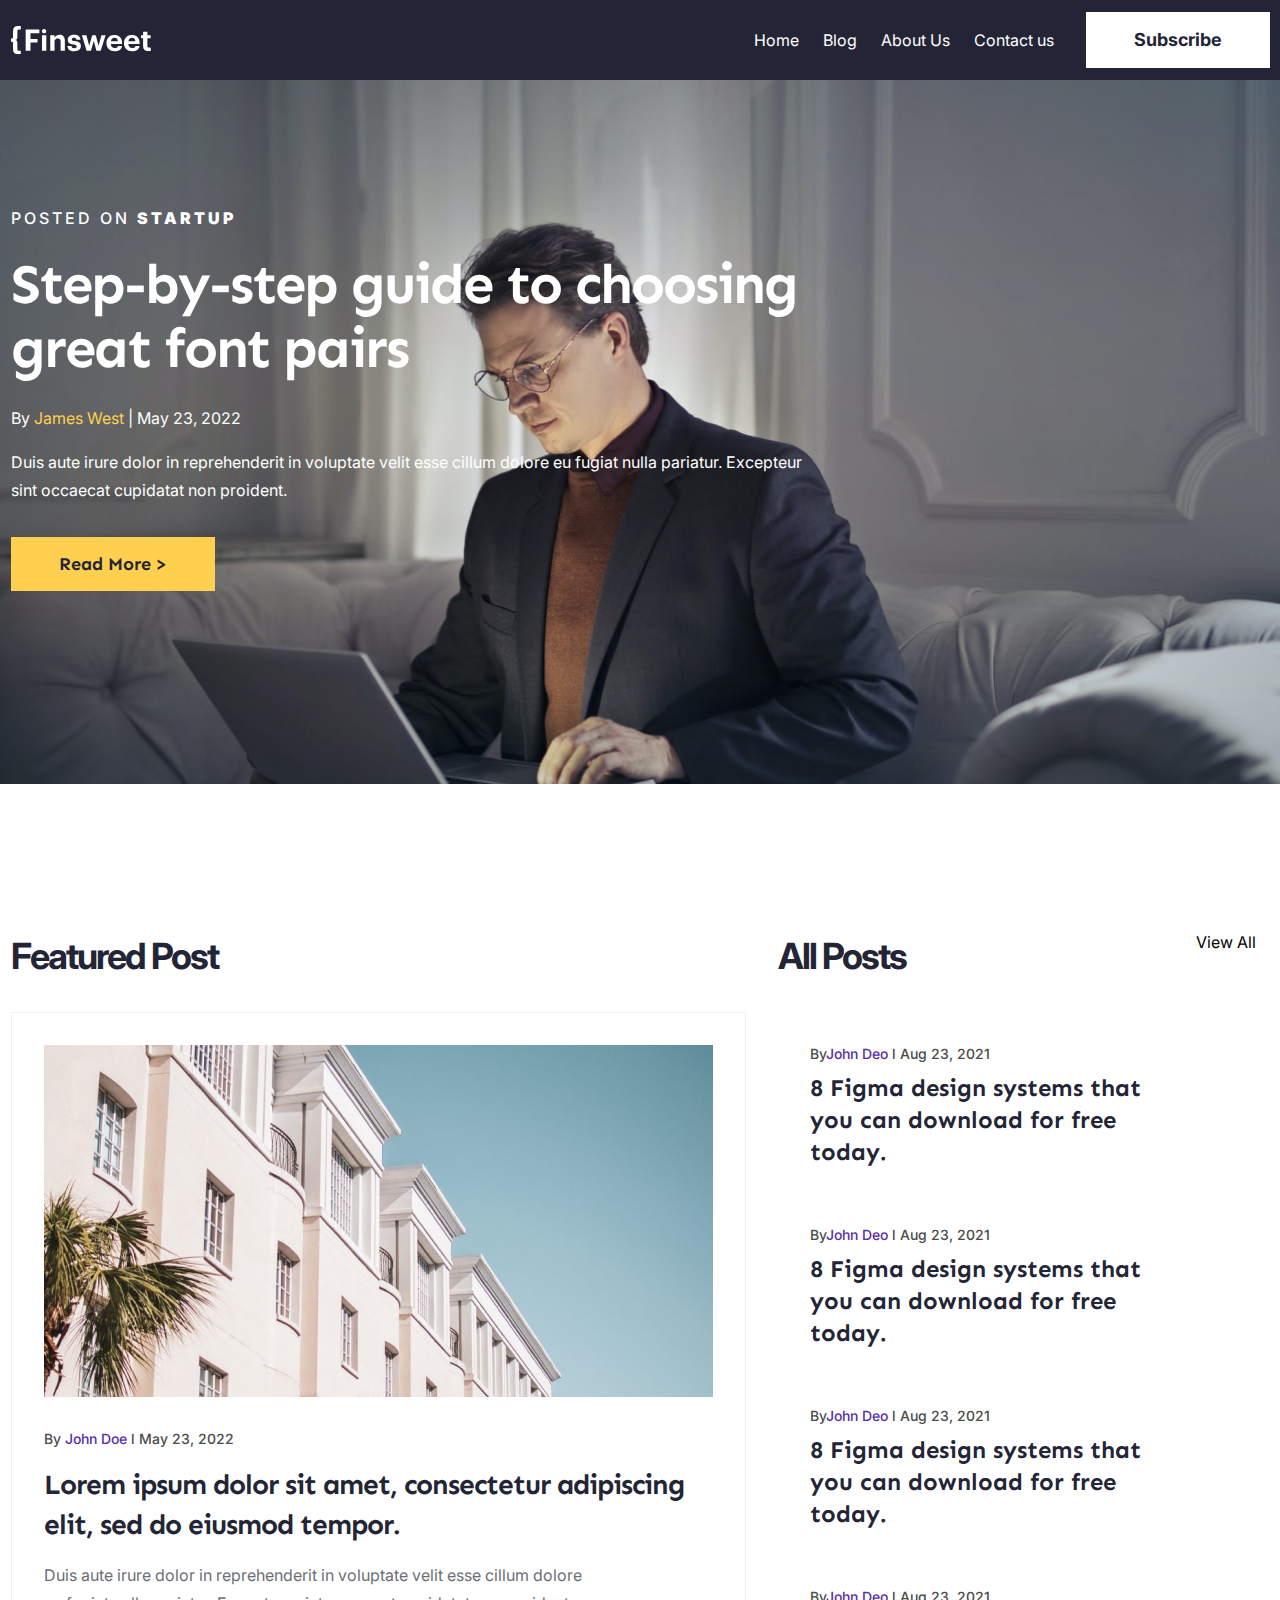
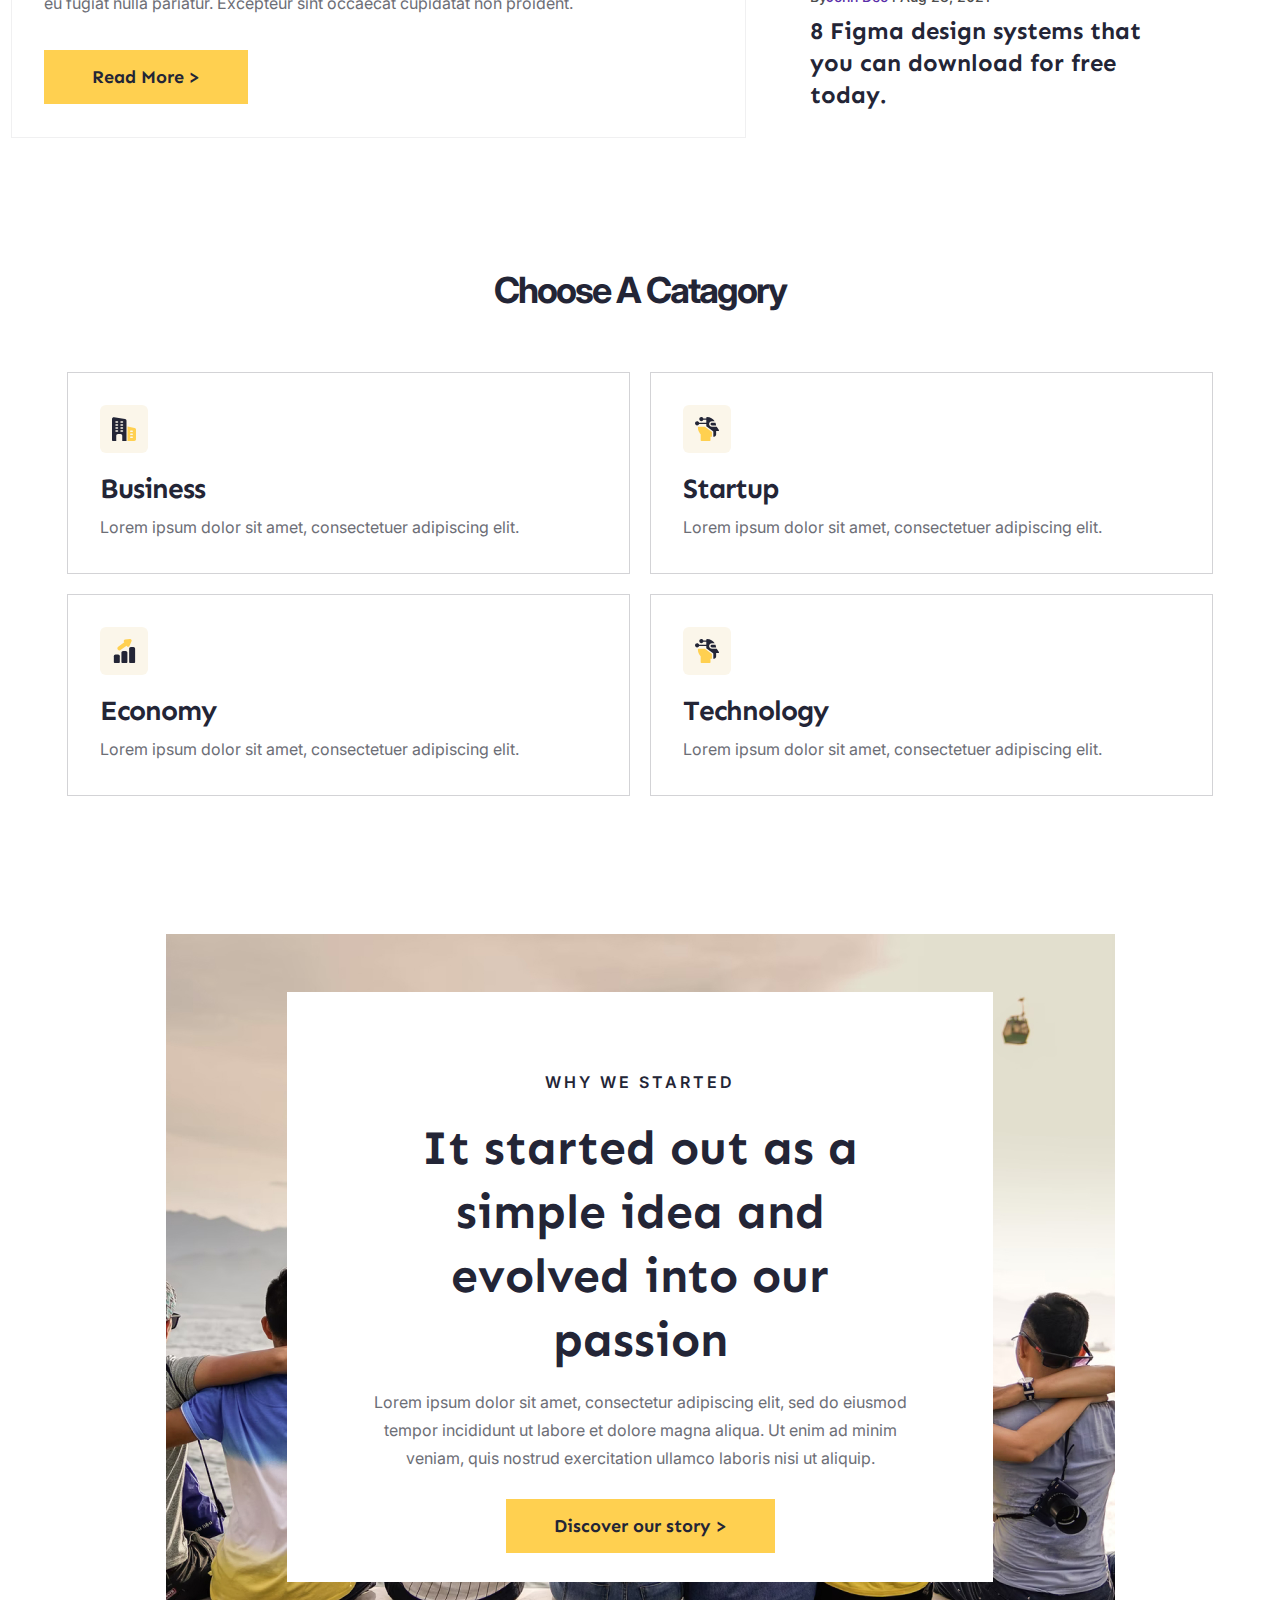
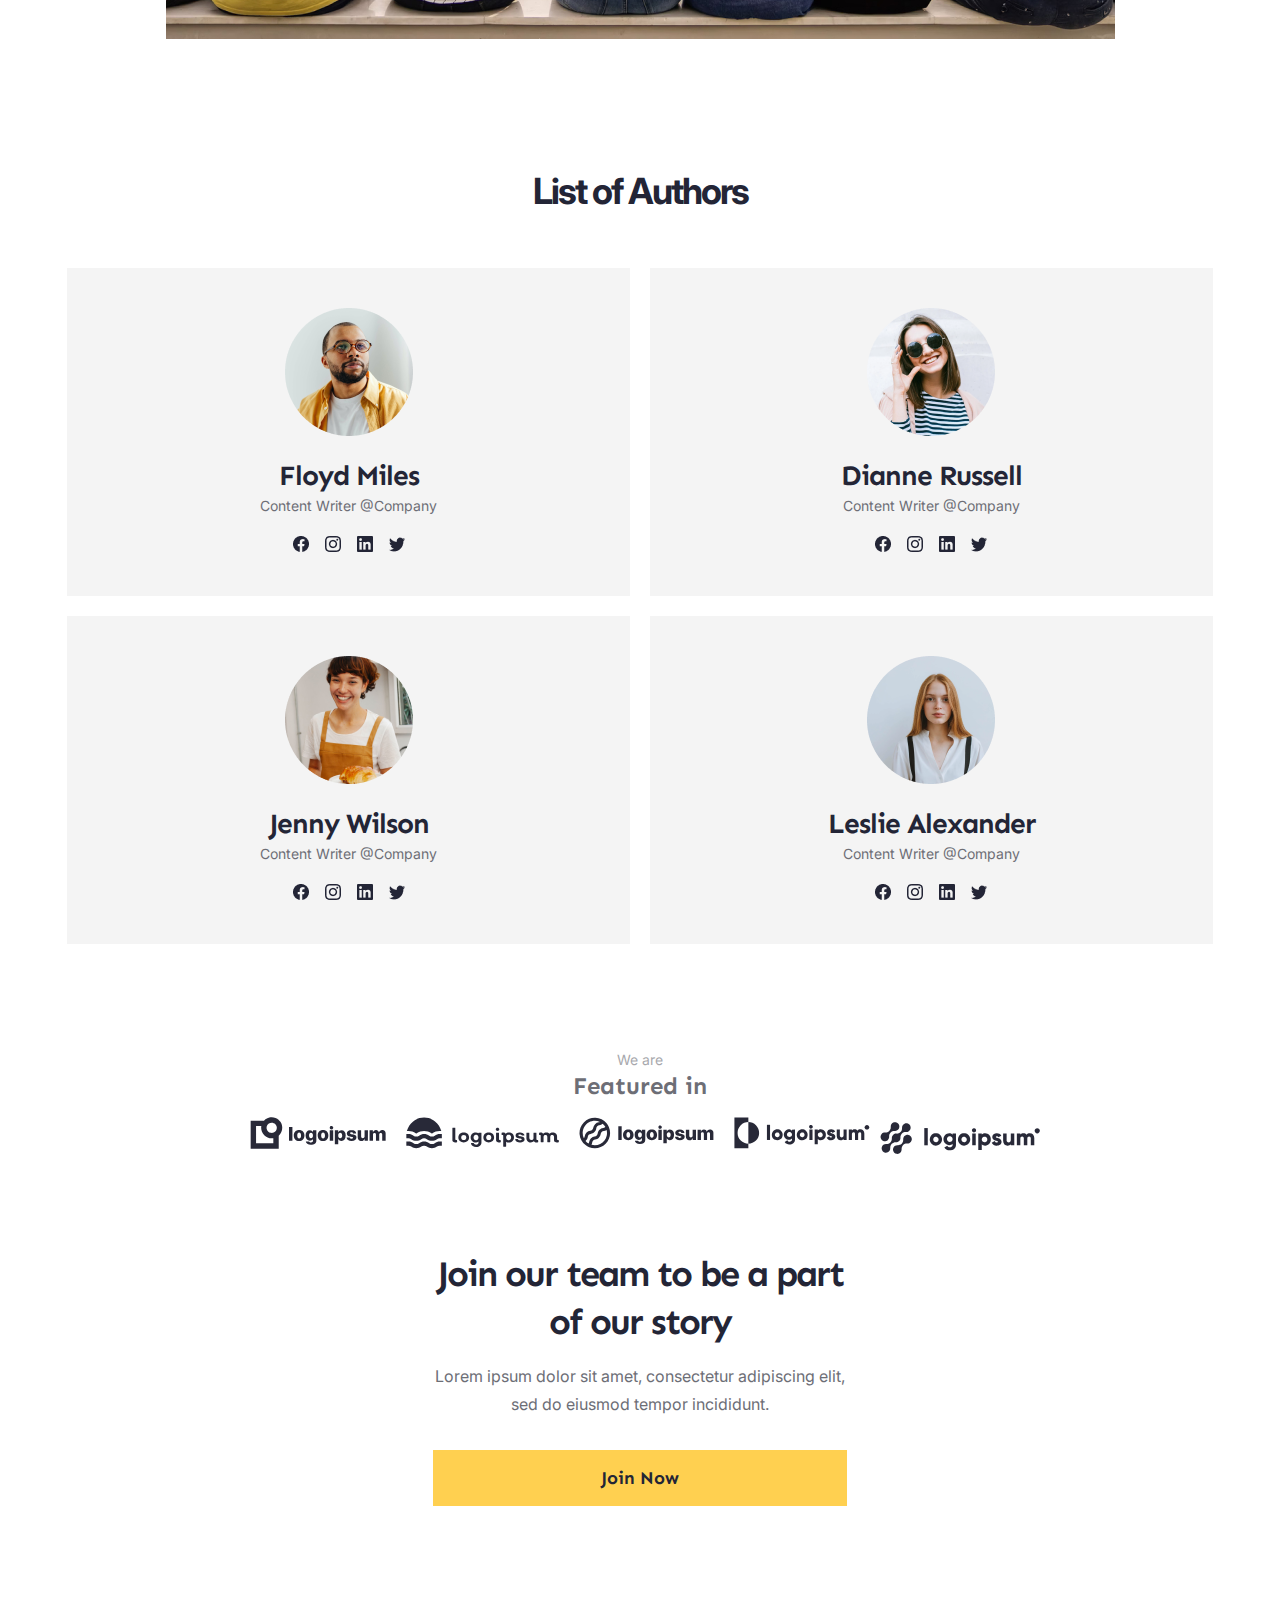
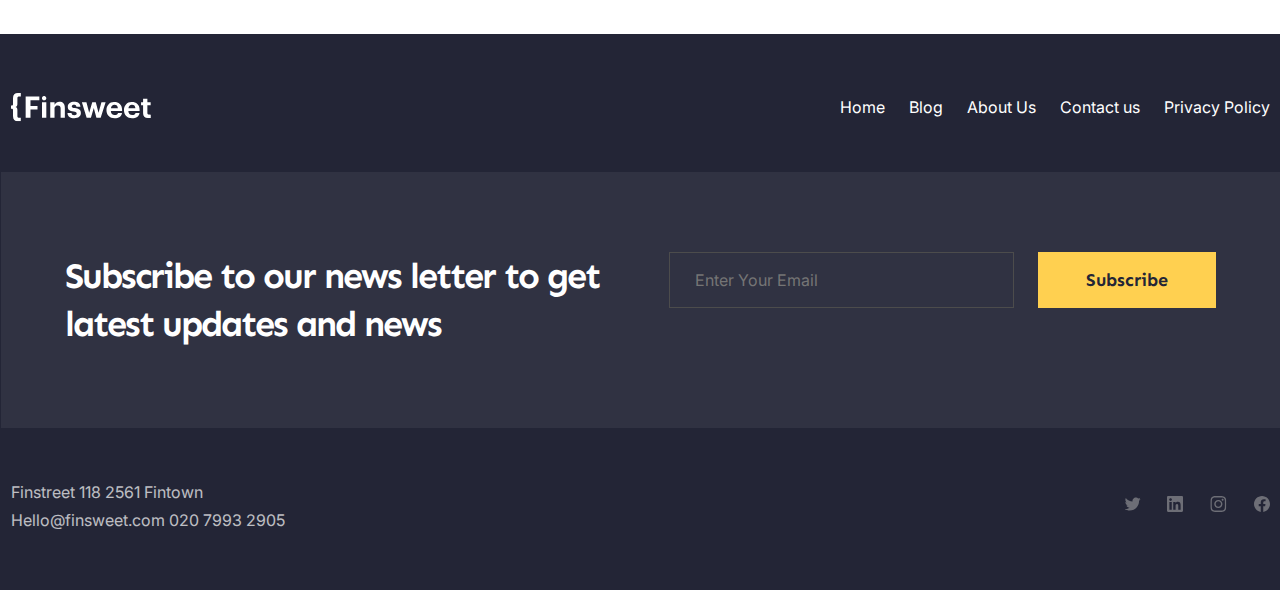
<file: index.html>
<!DOCTYPE html>
<html lang="en" xmlns="http://www.w3.org/1999/html" xmlns="http://www.w3.org/1999/html">

<head>
    <meta charset="UTF-8">
    <meta name="viewport" content="width=width-device, initial-scale=1.0">
    <title>Document</title>
    <link rel="stylesheet" href="css/style.css">
</head>

<body>
    <div class="wrapper">
        <header class="header">
            <div class="header__container _container">
                <div class="header__body">
                    <a href="#" class="header__logo">
                        <img src="./img/header/Logo.svg" alt="">
                    </a>
                    <div class="header__burger">
                        <span></span>
                    </div>

                    <nav class="header__menu">
                        <ul class="header__list">
                            <li><a href="./index.html" class="header__link">Home</a></li>
                            <li><a href="./blog.html" class="header__link">Blog</a></li>
                            <li><a href="./about.html" class="header__link">About Us</a></li>
                            <li><a href="./contact.html" class="header__link">Contact us</a></li>
                            <a href="#" class="header__btn">Subscribe</a>

                        </ul>

                    </nav>
                </div>
            </div>
        </header>
        <main class="main">
            <div class="main__main-block main-block">
                <div class="main-block__container _container">
                    <div class="main-block__body">
                        <div class="main-block__up-title">Posted on <span>startup</span> </div>
                        <h1 class="main-block__title">Step-by-step guide to choosing great font pairs</h1>
                        <div class="main-block__name-date">By <span>James West</span> | May 23, 2022 </div>
                        <div class="main-block__text">Duis aute irure dolor in reprehenderit in voluptate velit esse
                            cillum dolore eu fugiat nulla pariatur. Excepteur sint occaecat cupidatat non proident.
                        </div>
                        <a href="#" class="main-block__button btn">Read More ></a>
                    </div>
                </div>
                <div class="main-block__image _ibg">
                    <img src="img/header/bg.png" alt="cover">
                </div>
            </div>
            <section class="posts">
                <div class="posts__container _container">
                    <div class="posts__body">
                        <div class="posts__featured featured">
                            <div class="featured__title title">Featured Post</div>
                            <div class="featured__column">
                                <div class="featured__block">
                                    <div class="featured__img">
                                        <img src="./img/featured/01.jpg" alt="">
                                    </div>
                                    <div class="featured__name-date">By <span>John Doe</span> l May 23, 2022</div>
                                    <div class="featured__up-text">Lorem ipsum dolor sit amet, consectetur adipiscing
                                        elit,
                                        sed do eiusmod tempor.</div>
                                    <div class="featured__text">Duis aute irure dolor in reprehenderit in voluptate
                                        velit
                                        esse cillum dolore </br>
                                        eu fugiat nulla pariatur. Excepteur sint occaecat cupidatat non proident.</div>
                                    <a href="#" class="featured__btn btn">Read More ></a>
                                </div>
                            </div>
                        </div>
                        <div class="posts__all all">
                            <div class="all__text-block">
                                <div class="all__title title">All Posts</div>
                                <div class="all__view">View All</div>
                            </div>
                            <div class="all__comlumn">
                                <div class="all__block">
                                    <div class="all__date-name">By<span>John Deo</span> l Aug 23, 2021 </div>
                                    <div class="all__text">8 Figma design systems that </br> you can download for free
                                        </br> today.
                                    </div>
                                </div>
                                <div class="all__block">
                                    <div class="all__date-name">By<span>John Deo</span> l Aug 23, 2021 </div>
                                    <div class="all__text">8 Figma design systems that </br> you can download for free
                                        </br> today.
                                    </div>
                                </div>
                                <div class="all__block">
                                    <div class="all__date-name">By<span>John Deo</span> l Aug 23, 2021 </div>
                                    <div class="all__text">8 Figma design systems that </br> you can download for free
                                        </br> today.
                                    </div>
                                </div>
                                <div class="all__block">
                                    <div class="all__date-name">By<span>John Deo</span> l Aug 23, 2021 </div>
                                    <div class="all__text">8 Figma design systems that </br> you can download for free
                                        </br> today.
                                    </div>
                                </div>
                            </div>
                        </div>

                    </div>

                </div>
            </section>
            <section class="catagory">
                <div class="catagory__container _container">
                    <div class="catagory__body">
                        <div class="catagory__title title">
                            Choose A Catagory
                        </div>
                        <div class="catagory__column">
                            <div class="catagory__block">
                                <div class="catagory__icon">
                                    <img src="./img/catagory/01.svg" alt="">
                                </div>
                                <div class="catagory__up-text">
                                    Business
                                </div>
                                <div class="catagory__text">Lorem ipsum dolor sit amet, consectetuer adipiscing elit.
                                </div>
                            </div>
                            <div class="catagory__block">
                                <div class="catagory__icon">
                                    <img src="./img/catagory/04.svg" alt="">
                                </div>
                                <div class="catagory__up-text">
                                    Startup
                                </div>
                                <div class="catagory__text">Lorem ipsum dolor sit amet, consectetuer adipiscing elit.
                                </div>
                            </div>
                            <div class="catagory__block">
                                <div class="catagory__icon">
                                    <img src="./img/catagory/03.svg" alt="">
                                </div>
                                <div class="catagory__up-text">
                                    Economy
                                </div>
                                <div class="catagory__text">Lorem ipsum dolor sit amet, consectetuer adipiscing elit.
                                </div>
                            </div>
                            <div class="catagory__block">
                                <div class="catagory__icon">
                                    <img src="./img/catagory/04.svg" alt="">
                                </div>
                                <div class="catagory__up-text">
                                    Technology
                                </div>
                                <div class="catagory__text">Lorem ipsum dolor sit amet, consectetuer adipiscing elit.
                                </div>
                            </div>
                        </div>
                    </div>
                </div>
            </section>
            <section class="started">
                <div class="started__container _container">
                    <div class="started__body">
                        <div class="started__img">
                            <img src="./img/started/01.jpg" alt="">
                        </div>
                        <div class="started__block">
                            <div class="started__up-title">Why we started </div>
                            <div class="started__title">It started out as a simple idea and evolved into our passion
                            </div>
                            <div class="started__text">Lorem ipsum dolor sit amet, consectetur adipiscing elit, sed do
                                eiusmod tempor incididunt ut labore et dolore magna aliqua. Ut enim ad minim veniam,
                                quis
                                nostrud exercitation ullamco laboris nisi ut aliquip.</div>
                            <a href="#" class="started__btn btn">Discover our story ></a>
                        </div>
                    </div>
                </div>
            </section>
            <section class="authors">
                <div class="authors__container _container">
                    <div class="authors__body">
                        <div class="authors__title title">List of Authors</div>
                        <div class="authors__column">
                            <div class="authors__block">
                                <div class="authors__avatar">
                                    <img src="./img/authors/01.png" alt="">
                                    <div class="authors__name">Floyd Miles</div>
                                    <div class="authors__text">Content Writer @Company</div>
                                    <div class="authors__icons">
                                        <div class="authors__icon">
                                            <img src="/img/authors/Facebook.png" alt="">
                                        </div>
                                        <div class="authors__icon">
                                            <img src="/img/authors/Instagram.png" alt="">
                                        </div>
                                        <div class="authors__icon">
                                            <img src="/img/authors/LinkedIn.png" alt="">
                                        </div>
                                        <div class="authors__icon">
                                            <img src="/img/authors/Twitter.png" alt="">
                                        </div>
                                    </div>
                                </div>
                            </div>
                            <div class="authors__block">
                                <div class="authors__avatar">
                                    <img src="./img/authors/02.png" alt="">
                                    <div class="authors__name">Dianne Russell</div>
                                    <div class="authors__text">Content Writer @Company</div>
                                    <div class="authors__icons">
                                        <div class="authors__icon">
                                            <img src="/img/authors/Facebook.png" alt="">
                                        </div>
                                        <div class="authors__icon">
                                            <img src="/img/authors/Instagram.png" alt="">
                                        </div>
                                        <div class="authors__icon">
                                            <img src="/img/authors/LinkedIn.png" alt="">
                                        </div>
                                        <div class="authors__icon">
                                            <img src="/img/authors/Twitter.png" alt="">
                                        </div>
                                    </div>
                                </div>
                            </div>
                            <div class="authors__block">
                                <div class="authors__avatar">
                                    <img src="./img/authors/03.png" alt="">
                                    <div class="authors__name">Jenny Wilson</div>
                                    <div class="authors__text">Content Writer @Company</div>
                                    <div class="authors__icons">
                                        <div class="authors__icon">
                                            <img src="/img/authors/Facebook.png" alt="">
                                        </div>
                                        <div class="authors__icon">
                                            <img src="/img/authors/Instagram.png" alt="">
                                        </div>
                                        <div class="authors__icon">
                                            <img src="/img/authors/LinkedIn.png" alt="">
                                        </div>
                                        <div class="authors__icon">
                                            <img src="/img/authors/Twitter.png" alt="">
                                        </div>
                                    </div>
                                </div>
                            </div>
                            <div class="authors__block">
                                <div class="authors__avatar">
                                    <img src="./img/authors/04.png" alt="">
                                    <div class="authors__name">Leslie Alexander</div>
                                    <div class="authors__text">Content Writer @Company</div>
                                    <div class="authors__icons">
                                        <div class="authors__icon">
                                            <img src="/img/authors/Facebook.png" alt="">
                                        </div>
                                        <div class="authors__icon">
                                            <img src="/img/authors/Instagram.png" alt="">
                                        </div>
                                        <div class="authors__icon">
                                            <img src="/img/authors/LinkedIn.png" alt="">
                                        </div>
                                        <div class="authors__icon">
                                            <img src="/img/authors/Twitter.png" alt="">
                                        </div>
                                    </div>
                                </div>
                            </div>

                        </div>
                    </div>
                </div>
            </section>
            <section class="logo">
                <div class="logo__container _container">
                    <div class="logo__body">
                        <div class="logo__main">
                            <div class="logo__text-up">We are</div>
                            <div class="logo__text">Featured in</div>
                        </div>
                        <div class="logo__logos">
                            <div class="logo__logotip">
                                <img src="./img/logowrapper/01.svg" alt="">
                            </div>
                            <div class="logo__logotip">
                                <img src="./img/logowrapper/02.svg" alt="">
                            </div>
                            <div class="logo__logotip">
                                <img src="./img/logowrapper/03.svg" alt="">
                            </div>
                            <div class="logo__logotip">
                                <img src="./img/logowrapper/04.svg" alt="">
                            </div>
                            <div class="logo__logotip">
                                <img src="./img/logowrapper/05.svg" alt="">
                            </div>
                        </div>
                    </div>

                </div>
            </section>
            <section class="join">
                <div class="join__container _container">
                    <div class="join__body">
                        <div class="join__block">
                            <div class="join__title">Join our team to be a part of our story</div>
                            <div class="join__text">Lorem ipsum dolor sit amet, consectetur adipiscing elit, sed do
                                eiusmod tempor incididunt.</div>
                            <div class="join__btn btn">Join Now</div>
                        </div>
                    </div>
                </div>
            </section>
        </main>
        <footer class="footer">
            <div class="footer__container _container">
                <div class="footer__body">
                    <div class="footer__up-block">
                        <div class="footer__logo">
                            <img src="./img/header/Logo.svg" alt="">
                        </div>
                        <nav class="footer__menu">
                            <ul class="footer__list">
                                <li><a href="./index.html" class="footer__link">Home</a></li>
                                <li><a href="./blog.html" class="footer__link">Blog</a></li>
                                <li><a href="./about.html" class="footer__link">About Us</a></li>
                                <li><a href="./contact.html" class="footer__link">Contact us</a></li>
                                <li><a href="./private.html" class="footer__link">Privacy Policy</a></li>
                            </ul>
                        </nav>
                    </div>


                    <div class="footer__block">
                        <div class="footer__text">
                            Subscribe to our news letter to get latest updates and news
                        </div>
                        <input type="text" placeholder="Enter Your Email" class="footer__input">
                        <div class="footer__btn btn">Subscribe</div>
                    </div>
                    <div class="footer__down-block">
                        <div class="footer__down-text">Finstreet 118 2561 Fintown </br> Hello@finsweet.com 020 7993 2905
                        </div>
                        <div class="footer__logos">
                            <div class="footer__logo">
                                <img src="./img/footer/01.svg" alt="">
                            </div>
                            <div class="footer__logo">
                                <img src="./img/footer/02.svg" alt="">
                            </div>
                            <div class="footer__logo">
                                <img src="./img/footer/03.svg" alt="">
                            </div>
                            <div class="footer__logo">
                                <img src="./img/footer/04.svg" alt="">
                            </div>
                        </div>
                    </div>
                </div>
            </div>
        </footer>
    </div>
    <script src="https://code.jquery.com/jquery-3.5.1.slim.min.js"></script>
    <script src="./js/main.js"></script>
</body>

</html>
</file>
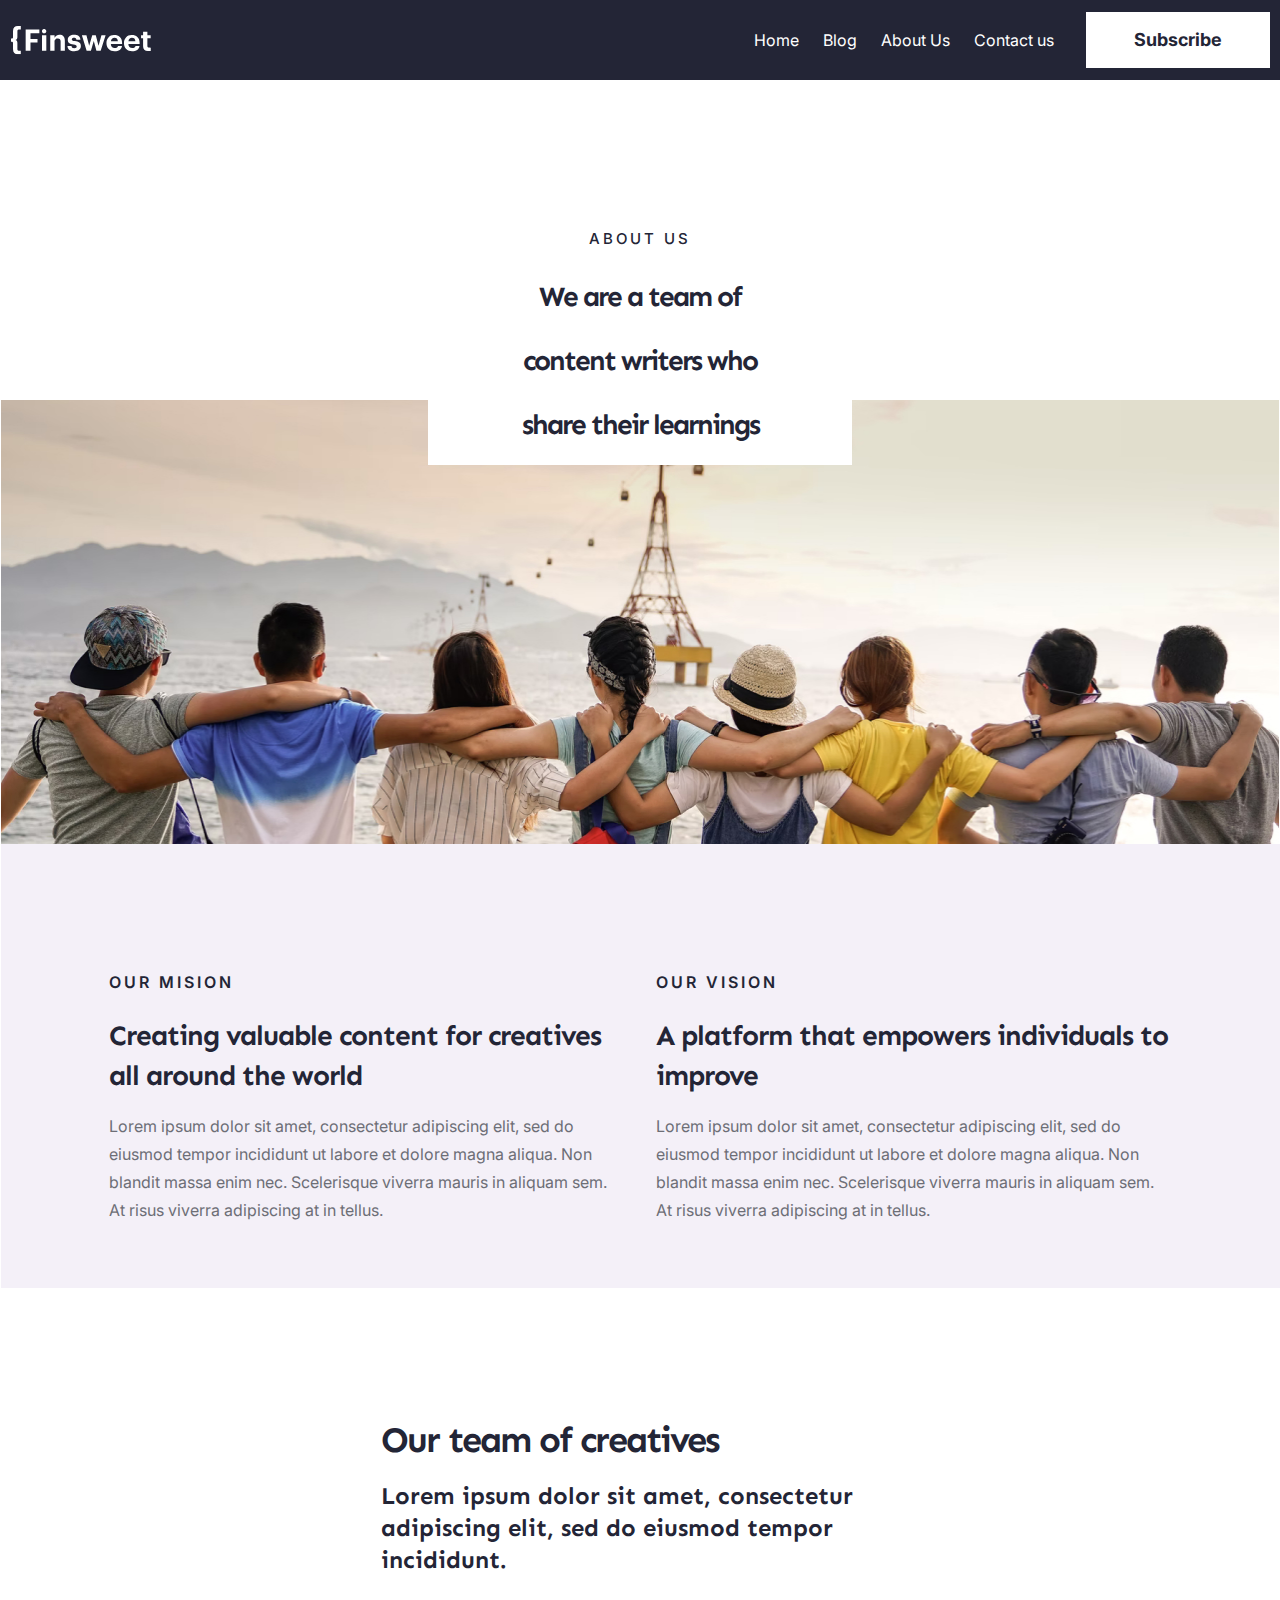
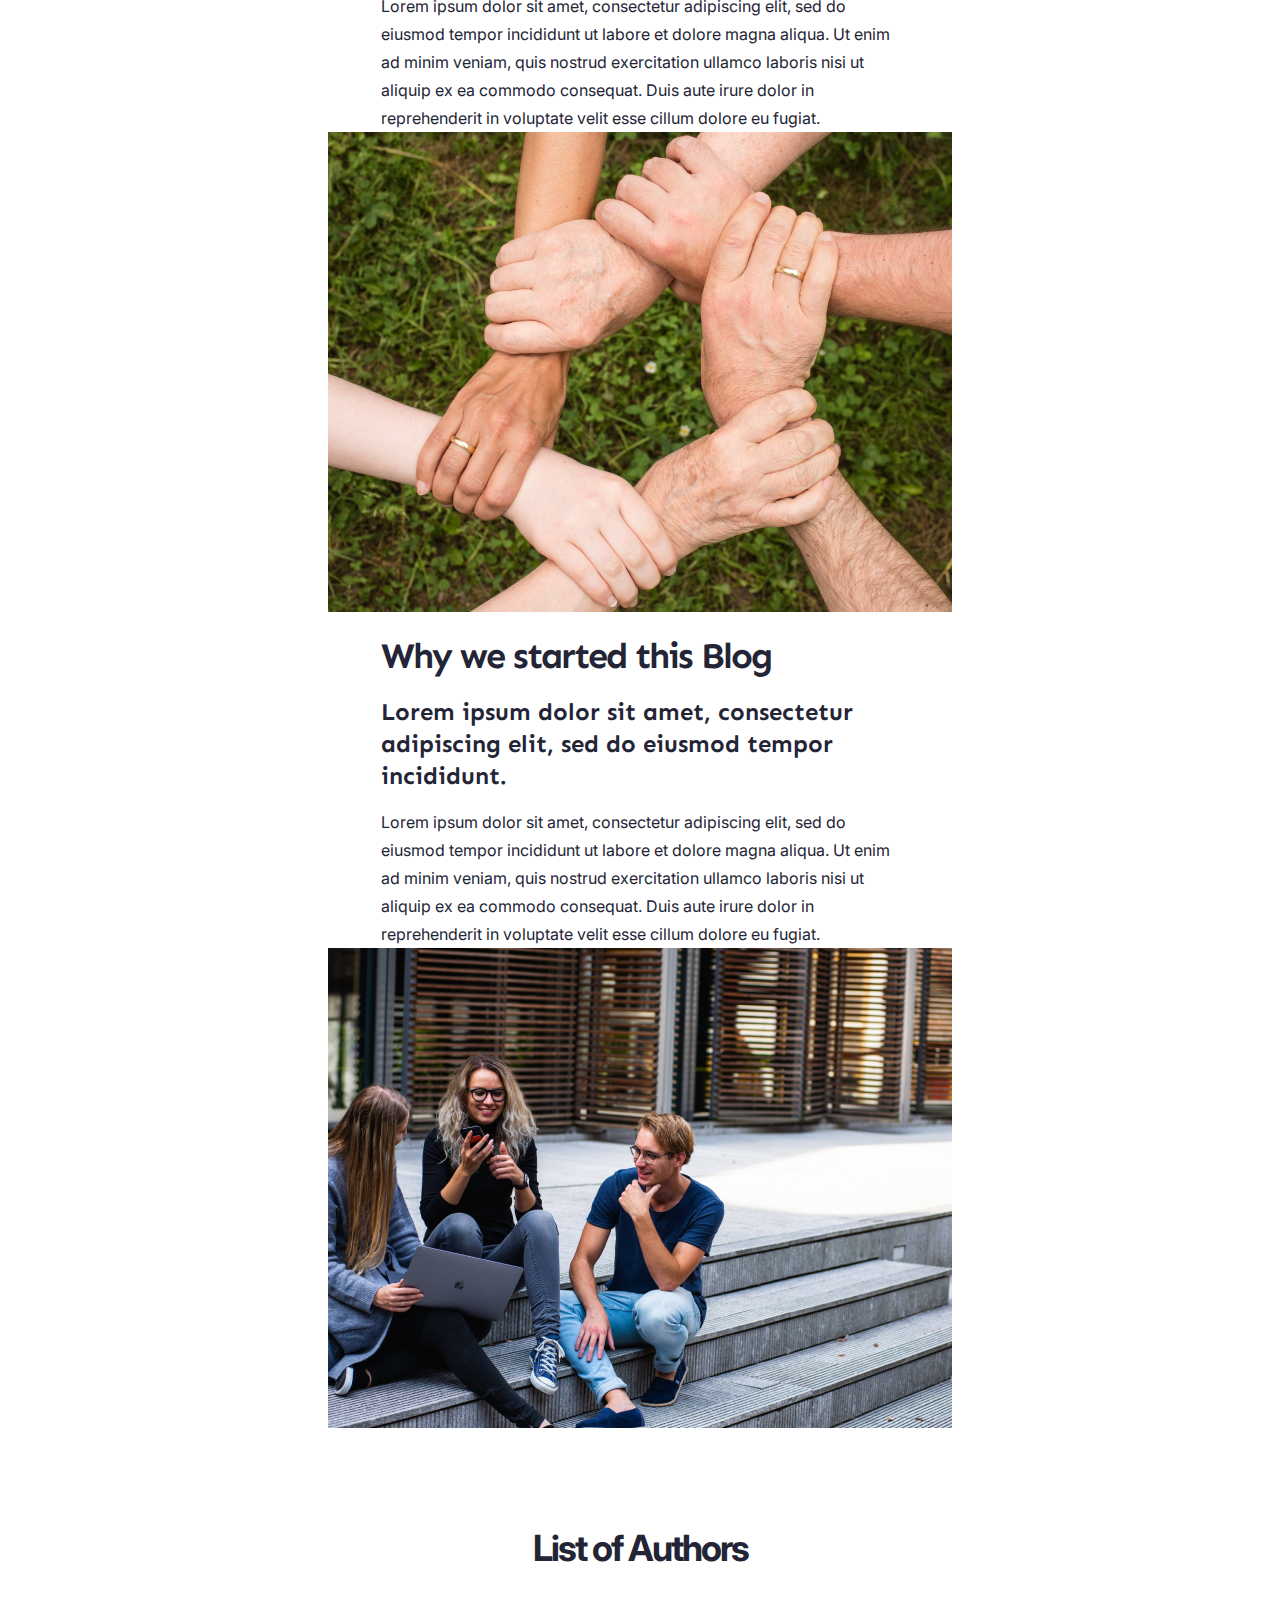
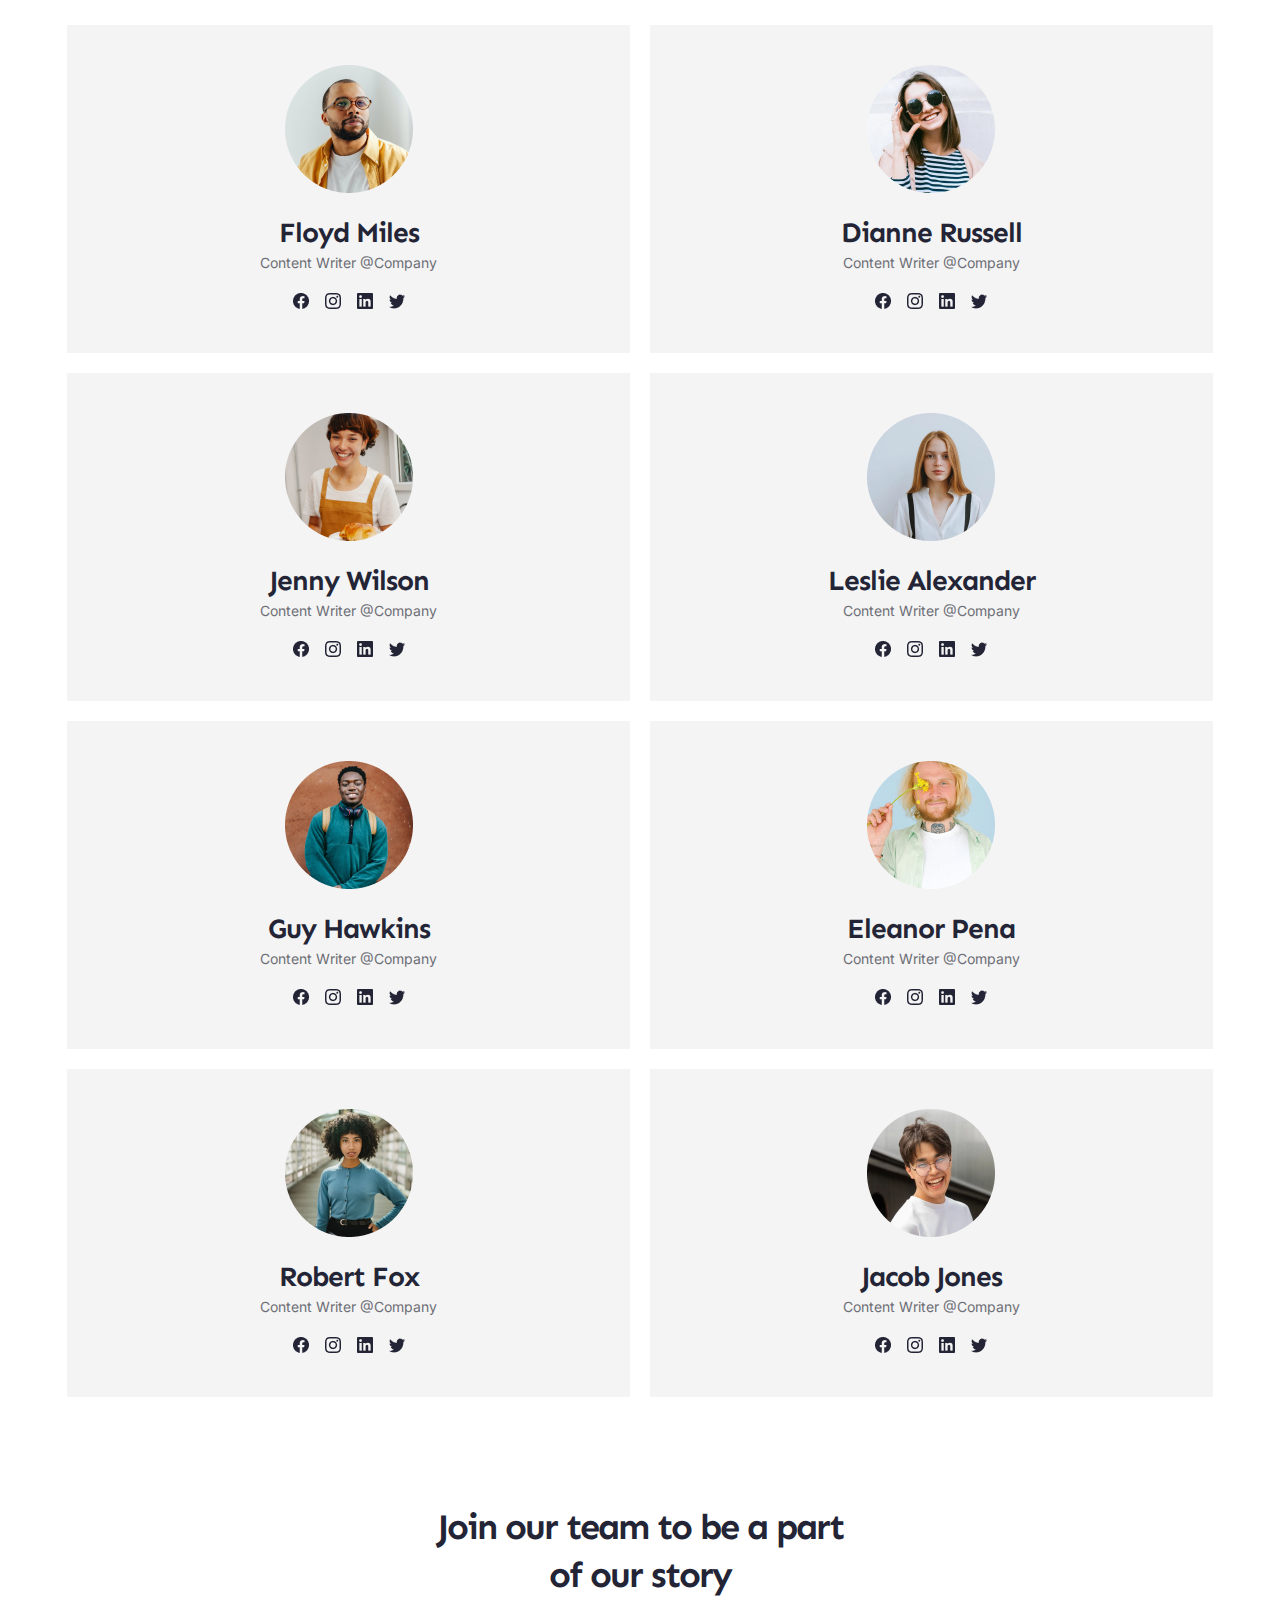
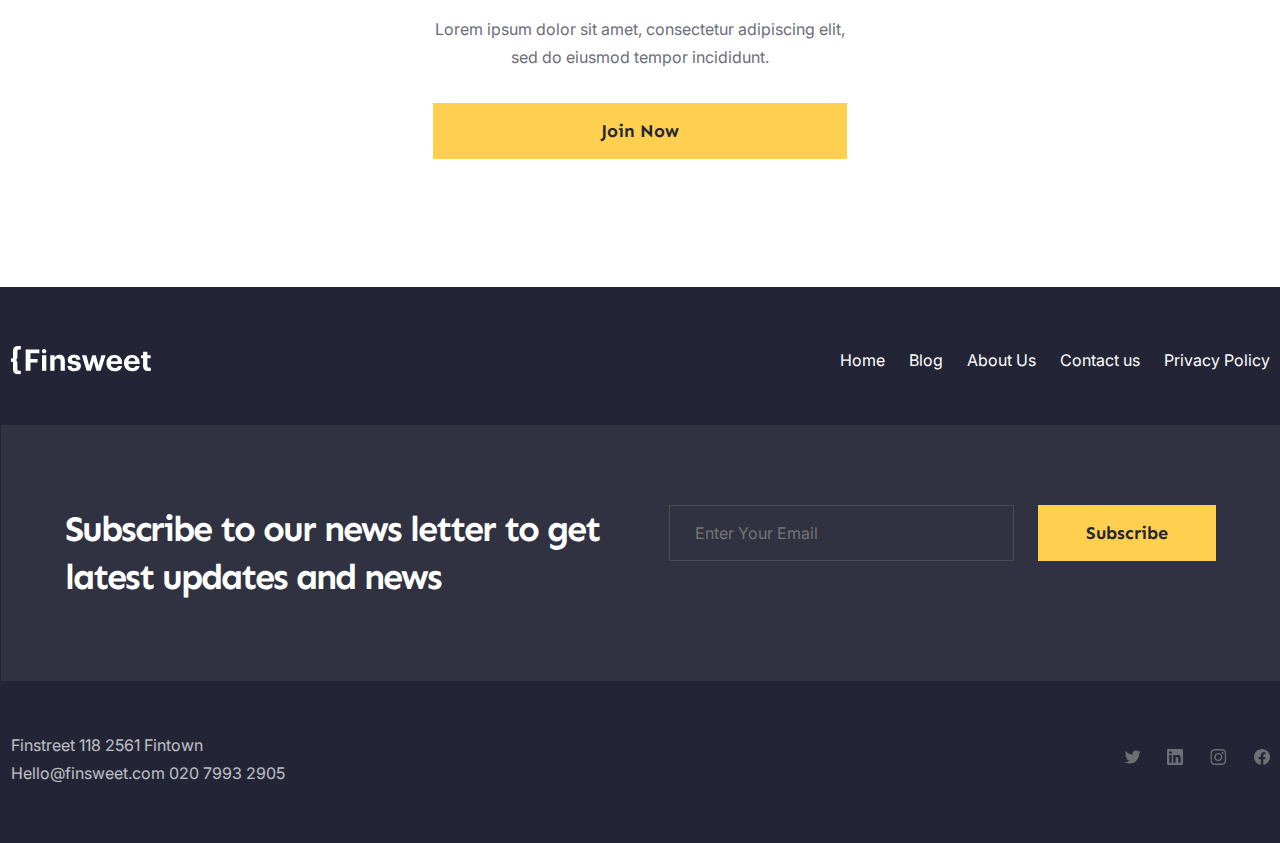
<file: about.html>
<!DOCTYPE html>
<html lang="en" xmlns="http://www.w3.org/1999/html" xmlns="http://www.w3.org/1999/html">

<head>
    <meta charset="UTF-8">
    <meta name="viewport" content="width=width-device, initial-scale=1.0">
    <title>Document</title>
    <link rel="stylesheet" href="css/style.css">
</head>

<body>
    <div class="wrapper">
        <header class="header">
            <div class="header__container _container">
                <div class="header__body">
                    <a href="#" class="header__logo">
                        <img src="./img/header/Logo.svg" alt="">
                    </a>
                    <div class="header__burger">
                        <span></span>
                    </div>

                    <nav class="header__menu">
                        <ul class="header__list">
                            <li><a href="./index.html" class="header__link">Home</a></li>
                            <li><a href="./blog.html" class="header__link">Blog</a></li>
                            <li><a href="./about.html" class="header__link">About Us</a></li>
                            <li><a href="./contact.html" class="header__link">Contact us</a></li>
                            <a href="#" class="header__btn">Subscribe</a>

                        </ul>

                    </nav>
                </div>
            </div>
        </header>
        <main class="main">
            <section class="about">
                <div class="about__container _container">
                    <div class="about__body">
                        <div class="about__up-block">
                            <div class="about__main-text">
                                <div class="about__up-text">ABOUT US</div>
                                <div class="about__title">We are a team of content writers who share their learnings
                                </div>
                            </div>
                            <div class="about__text">Lorem ipsum dolor sit amet, consectetur adipiscing elit, sed do
                                eiusmod tempor incididunt ut labore et dolore magna aliqua. Ut enim ad minim veniam,
                                quis nostrud exercitation ullamco laboris nisi ut aliquip ex ea commodo consequat.</div>
                        </div>
                        <div class="about__main-block">
                            <div class="about__img">
                                <img src="./img/about/02.jpg" alt="">
                            </div>
                            <div class="about__activity">
                                <div class="about__text-block">
                                    <div class="about__number">12+</div>
                                    <div class="about__activity-text">Blogs Published</div>
                                </div>
                                <div class="about__text-block">
                                    <div class="about__number">18K+</div>
                                    <div class="about__activity-text">Views on Finsweet</div>
                                </div>
                                <div class="about__text-block">
                                    <div class="about__number">30K+</div>
                                    <div class="about__activity-text">Total active Users</div>
                                </div>

                            </div>

                        </div>
                    </div>
                </div>
            </section>
            <div class="our">
                <div class="our__container _container">
                    <div class="our__body">
                        <div class="our__mision-vision">
                            <div class="our__up-text">Our mision</div>
                            <div class="our__title">Creating valuable content for creatives all around the world</div>
                            <div class="our__text">Lorem ipsum dolor sit amet, consectetur adipiscing elit, sed do
                                eiusmod tempor incididunt ut labore et dolore magna aliqua. Non blandit massa enim nec.
                                Scelerisque viverra mauris in aliquam sem. At risus viverra adipiscing at in tellus.
                            </div>
                        </div>
                        <div class="our__mision-vision">
                            <div class="our__up-text">Our Vision</div>
                            <div class="our__title">A platform that empowers individuals to improve</div>
                            <div class="our__text">Lorem ipsum dolor sit amet, consectetur adipiscing elit, sed do
                                eiusmod tempor incididunt ut labore et dolore magna aliqua. Non blandit massa enim nec.
                                Scelerisque viverra mauris in aliquam sem. At risus viverra adipiscing at in tellus.
                            </div>
                        </div>
                    </div>
                </div>
            </div>
            <section class="team">
                <div class="team__container _container">
                    <div class="team__body">
                        <div class="team__column">
                            <div class="team__block">
                               
                                <div class="team__main-text">
                                    <div class="team__title">Our team of creatives</div>
                                    <div class="team__down-text">Lorem ipsum dolor sit amet, consectetur adipiscing elit,
                                        sed do eiusmod tempor incididunt.</div>
                                    <div class="team__text">Lorem ipsum dolor sit amet, consectetur adipiscing elit, sed do
                                        eiusmod tempor incididunt ut labore et dolore magna aliqua. Ut enim ad minim veniam,
                                        quis nostrud exercitation ullamco laboris nisi ut aliquip ex ea commodo consequat.
                                        Duis aute irure dolor in reprehenderit in voluptate velit esse cillum dolore eu
                                        fugiat.</div>
                                </div>
                                <div class="team__img">
                                    <img src="./img/about/01.jpg" alt="">
                                </div>
                            </div>
                            <div class="team__block">
                                <div class="team__img">
                                    <img src="./img/about/03.jpg" alt="">
                                </div>
                                <div class="team__main-text">
                                    <div class="team__title">Why we started this Blog</div>
                                    <div class="team__down-text">Lorem ipsum dolor sit amet, consectetur adipiscing elit,
                                        sed do eiusmod tempor incididunt.</div>
                                    <div class="team__text">Lorem ipsum dolor sit amet, consectetur adipiscing elit, sed do
                                        eiusmod tempor incididunt ut labore et dolore magna aliqua. Ut enim ad minim veniam,
                                        quis nostrud exercitation ullamco laboris nisi ut aliquip ex ea commodo consequat.
                                        Duis aute irure dolor in reprehenderit in voluptate velit esse cillum dolore eu
                                        fugiat.</div>
                                </div>
                               
                            </div>
                        </div>
                    </div>
                </div>
            </section>
            <section class="authors">
                <div class="authors__container _container">
                    <div class="authors__body">
                        <div class="authors__title title">List of Authors</div>
                        <div class="authors__column">
                            <div class="authors__block">
                                <div class="authors__avatar">
                                    <img src="./img/authors/01.png" alt="">
                                    <div class="authors__name">Floyd Miles</div>
                                    <div class="authors__text">Content Writer @Company</div>
                                    <div class="authors__icons">
                                        <div class="authors__icon">
                                            <img src="/img/authors/Facebook.png" alt="">
                                        </div>
                                        <div class="authors__icon">
                                            <img src="/img/authors/Instagram.png" alt="">
                                        </div>
                                        <div class="authors__icon">
                                            <img src="/img/authors/LinkedIn.png" alt="">
                                        </div>
                                        <div class="authors__icon">
                                            <img src="/img/authors/Twitter.png" alt="">
                                        </div>
                                    </div>
                                </div>
                            </div>
                            <div class="authors__block">
                                <div class="authors__avatar">
                                    <img src="./img/authors/02.png" alt="">
                                    <div class="authors__name">Dianne Russell</div>
                                    <div class="authors__text">Content Writer @Company</div>
                                    <div class="authors__icons">
                                        <div class="authors__icon">
                                            <img src="/img/authors/Facebook.png" alt="">
                                        </div>
                                        <div class="authors__icon">
                                            <img src="/img/authors/Instagram.png" alt="">
                                        </div>
                                        <div class="authors__icon">
                                            <img src="/img/authors/LinkedIn.png" alt="">
                                        </div>
                                        <div class="authors__icon">
                                            <img src="/img/authors/Twitter.png" alt="">
                                        </div>
                                    </div>
                                </div>
                            </div>
                            <div class="authors__block">
                                <div class="authors__avatar">
                                    <img src="./img/authors/03.png" alt="">
                                    <div class="authors__name">Jenny Wilson</div>
                                    <div class="authors__text">Content Writer @Company</div>
                                    <div class="authors__icons">
                                        <div class="authors__icon">
                                            <img src="/img/authors/Facebook.png" alt="">
                                        </div>
                                        <div class="authors__icon">
                                            <img src="/img/authors/Instagram.png" alt="">
                                        </div>
                                        <div class="authors__icon">
                                            <img src="/img/authors/LinkedIn.png" alt="">
                                        </div>
                                        <div class="authors__icon">
                                            <img src="/img/authors/Twitter.png" alt="">
                                        </div>
                                    </div>
                                </div>
                            </div>
                            <div class="authors__block">
                                <div class="authors__avatar">
                                    <img src="./img/authors/04.png" alt="">
                                    <div class="authors__name">Leslie Alexander</div>
                                    <div class="authors__text">Content Writer @Company</div>
                                    <div class="authors__icons">
                                        <div class="authors__icon">
                                            <img src="/img/authors/Facebook.png" alt="">
                                        </div>
                                        <div class="authors__icon">
                                            <img src="/img/authors/Instagram.png" alt="">
                                        </div>
                                        <div class="authors__icon">
                                            <img src="/img/authors/LinkedIn.png" alt="">
                                        </div>
                                        <div class="authors__icon">
                                            <img src="/img/authors/Twitter.png" alt="">
                                        </div>
                                    </div>
                                </div>
                            </div>

                        </div>
                        <div class="authors__column">
                            <div class="authors__block">
                                <div class="authors__avatar">
                                    <img src="./img/authors/05.png" alt="">
                                    <div class="authors__name">Guy Hawkins</div>
                                    <div class="authors__text">Content Writer @Company</div>
                                    <div class="authors__icons">
                                        <div class="authors__icon">
                                            <img src="/img/authors/Facebook.png" alt="">
                                        </div>
                                        <div class="authors__icon">
                                            <img src="/img/authors/Instagram.png" alt="">
                                        </div>
                                        <div class="authors__icon">
                                            <img src="/img/authors/LinkedIn.png" alt="">
                                        </div>
                                        <div class="authors__icon">
                                            <img src="/img/authors/Twitter.png" alt="">
                                        </div>
                                    </div>
                                </div>
                            </div>
                            <div class="authors__block">
                                <div class="authors__avatar">
                                    <img src="./img/authors/06.png" alt="">
                                    <div class="authors__name">Eleanor Pena</div>
                                    <div class="authors__text">Content Writer @Company</div>
                                    <div class="authors__icons">
                                        <div class="authors__icon">
                                            <img src="/img/authors/Facebook.png" alt="">
                                        </div>
                                        <div class="authors__icon">
                                            <img src="/img/authors/Instagram.png" alt="">
                                        </div>
                                        <div class="authors__icon">
                                            <img src="/img/authors/LinkedIn.png" alt="">
                                        </div>
                                        <div class="authors__icon">
                                            <img src="/img/authors/Twitter.png" alt="">
                                        </div>
                                    </div>
                                </div>
                            </div>
                            <div class="authors__block">
                                <div class="authors__avatar">
                                    <img src="./img/authors/07.png" alt="">
                                    <div class="authors__name">Robert Fox</div>
                                    <div class="authors__text">Content Writer @Company</div>
                                    <div class="authors__icons">
                                        <div class="authors__icon">
                                            <img src="/img/authors/Facebook.png" alt="">
                                        </div>
                                        <div class="authors__icon">
                                            <img src="/img/authors/Instagram.png" alt="">
                                        </div>
                                        <div class="authors__icon">
                                            <img src="/img/authors/LinkedIn.png" alt="">
                                        </div>
                                        <div class="authors__icon">
                                            <img src="/img/authors/Twitter.png" alt="">
                                        </div>
                                    </div>
                                </div>
                            </div>
                            <div class="authors__block">
                                <div class="authors__avatar">
                                    <img src="./img/authors/08.png" alt="">
                                    <div class="authors__name">Jacob Jones</div>
                                    <div class="authors__text">Content Writer @Company</div>
                                    <div class="authors__icons">
                                        <div class="authors__icon">
                                            <img src="/img/authors/Facebook.png" alt="">
                                        </div>
                                        <div class="authors__icon">
                                            <img src="/img/authors/Instagram.png" alt="">
                                        </div>
                                        <div class="authors__icon">
                                            <img src="/img/authors/LinkedIn.png" alt="">
                                        </div>
                                        <div class="authors__icon">
                                            <img src="/img/authors/Twitter.png" alt="">
                                        </div>
                                    </div>
                                </div>
                            </div>

                        </div>
                    </div>
                </div>
            </section>
            <section class="join">
                <div class="join__container _container">
                    <div class="join__body">
                        <div class="join__block">
                            <div class="join__title">Join our team to be a part of our story</div>
                            <div class="join__text">Lorem ipsum dolor sit amet, consectetur adipiscing elit, sed do
                                eiusmod tempor incididunt.</div>
                            <div class="join__btn btn">Join Now</div>
                        </div>
                    </div>
                </div>
            </section>
        </main>
        <footer class="footer">
            <div class="footer__container _container">
                <div class="footer__body">
                    <div class="footer__up-block">
                        <div class="footer__logo">
                            <img src="./img/header/Logo.svg" alt="">
                        </div>
                        <nav class="footer__menu">
                            <ul class="footer__list">
                                <li><a href="./index.html" class="footer__link">Home</a></li>
                                <li><a href="./blog.html" class="footer__link">Blog</a></li>
                                <li><a href="./about.html" class="footer__link">About Us</a></li>
                                <li><a href="./contact.html" class="footer__link">Contact us</a></li>
                                <li><a href="./private.html" class="footer__link">Privacy Policy</a></li>
                            </ul>
                        </nav>
                    </div>


                    <div class="footer__block">
                        <div class="footer__text">
                            Subscribe to our news letter to get latest updates and news
                        </div>
                        <input type="text" placeholder="Enter Your Email" class="footer__input">
                        <div class="footer__btn btn">Subscribe</div>
                    </div>
                    <div class="footer__down-block">
                        <div class="footer__down-text">Finstreet 118 2561 Fintown </br> Hello@finsweet.com 020 7993 2905
                        </div>
                        <div class="footer__logos">
                            <div class="footer__logo">
                                <img src="./img/footer/01.svg" alt="">
                            </div>
                            <div class="footer__logo">
                                <img src="./img/footer/02.svg" alt="">
                            </div>
                            <div class="footer__logo">
                                <img src="./img/footer/03.svg" alt="">
                            </div>
                            <div class="footer__logo">
                                <img src="./img/footer/04.svg" alt="">
                            </div>
                        </div>
                    </div>
                </div>
            </div>
        </footer>
    </div>
    <script src="https://code.jquery.com/jquery-3.5.1.slim.min.js"></script>
    <script src="./js/main.js"></script>
</body>

</html>
</file>
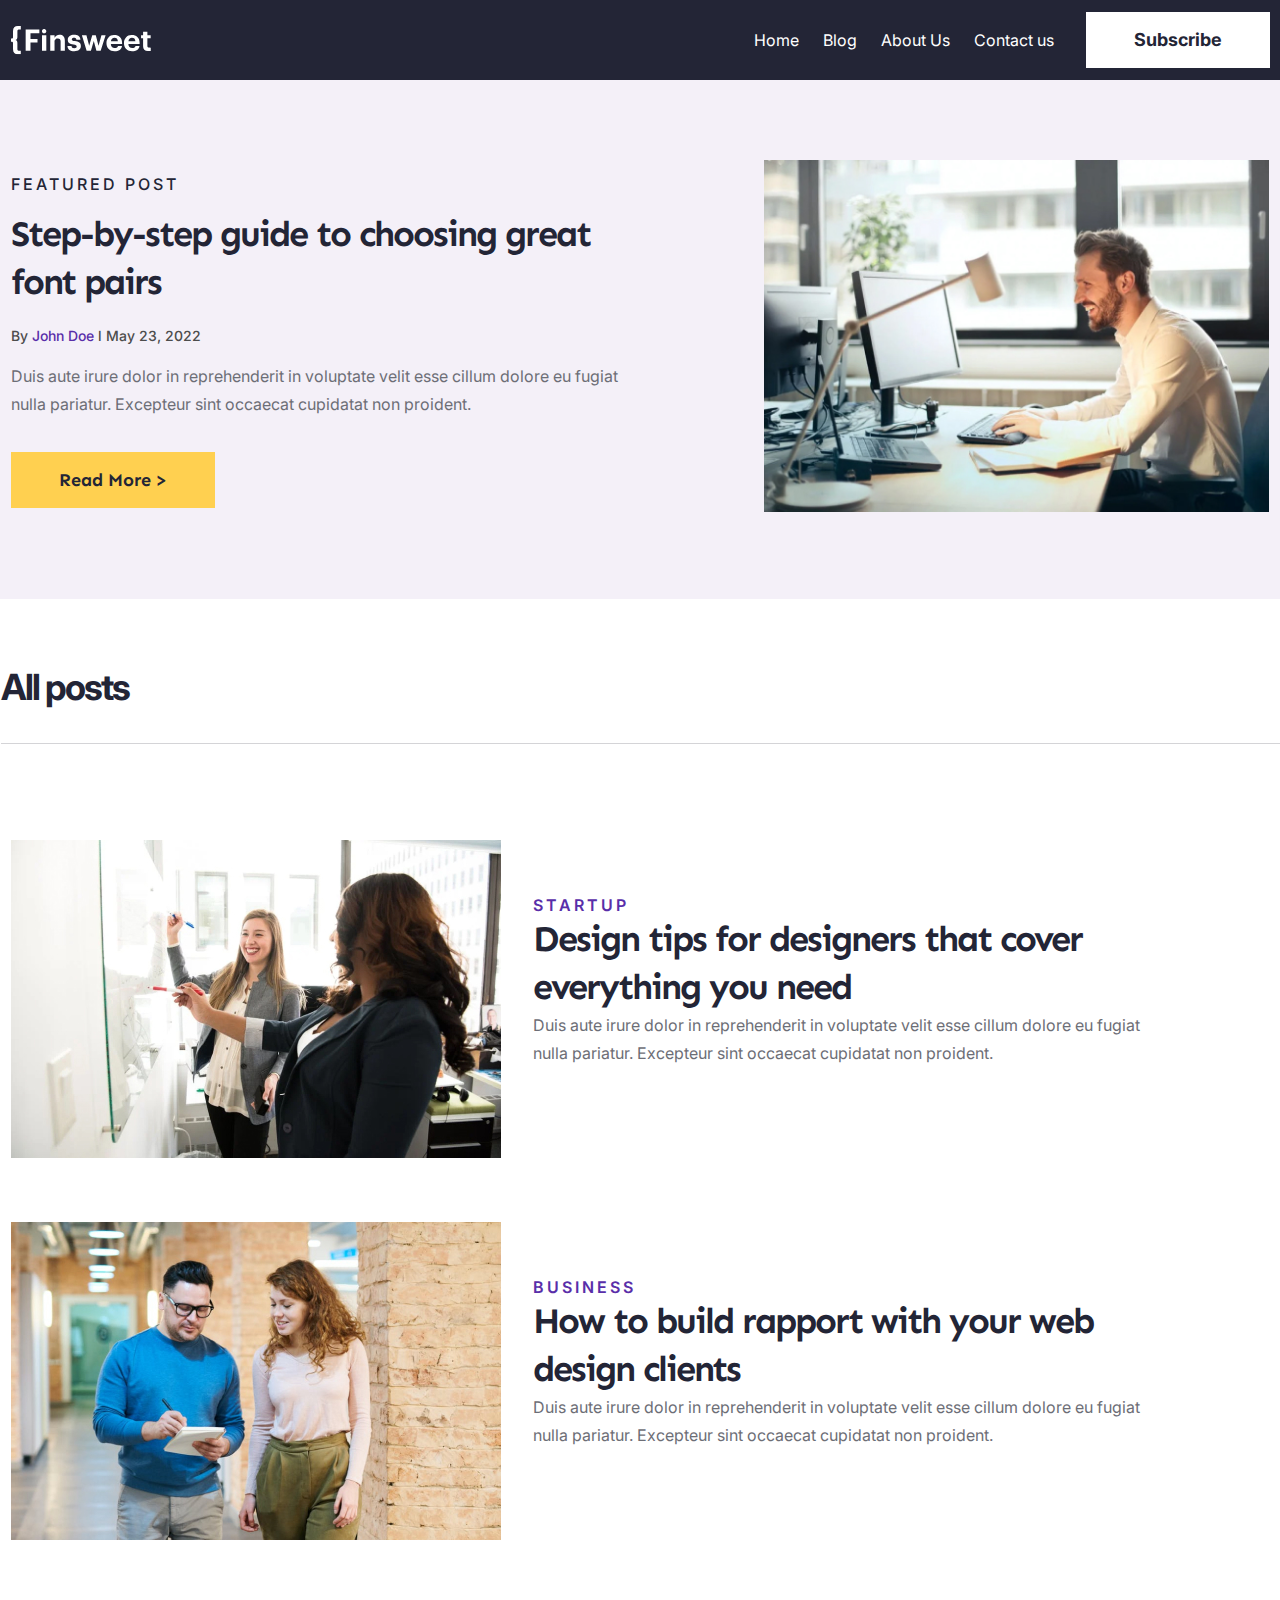
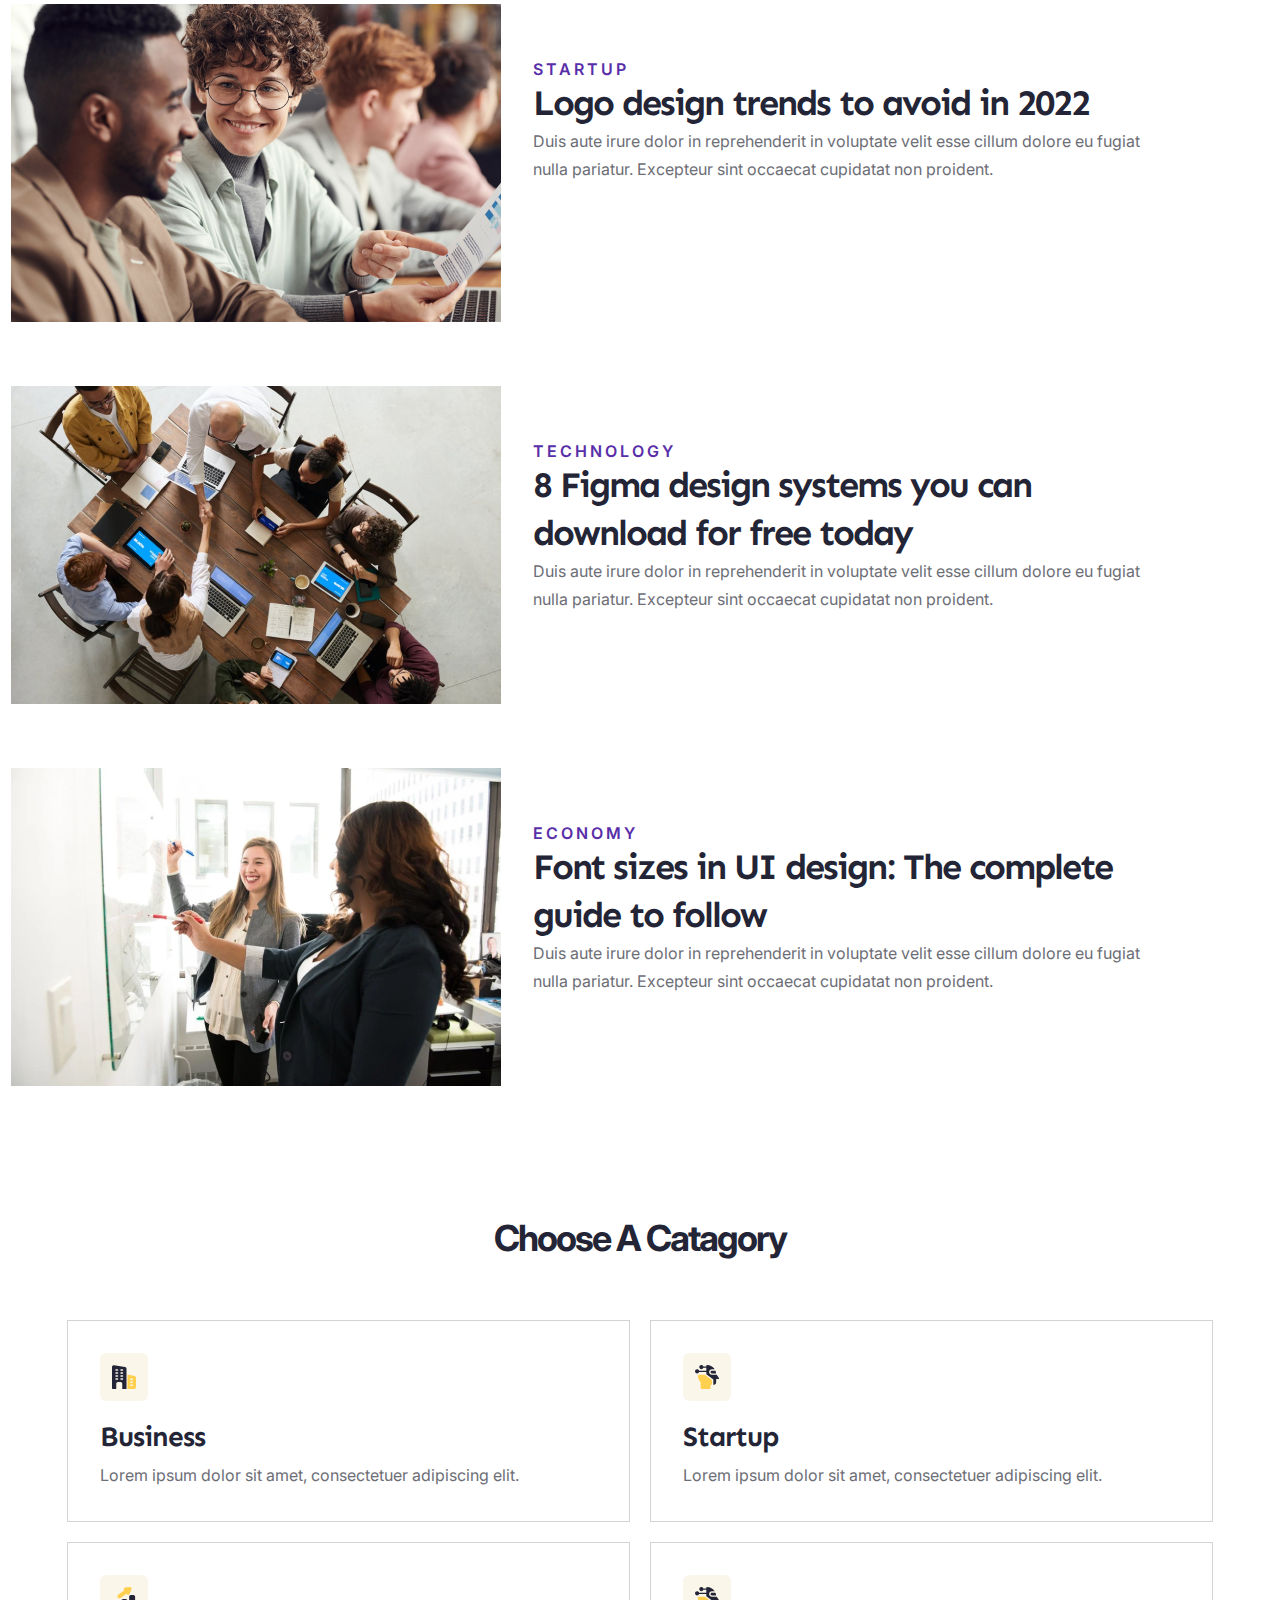
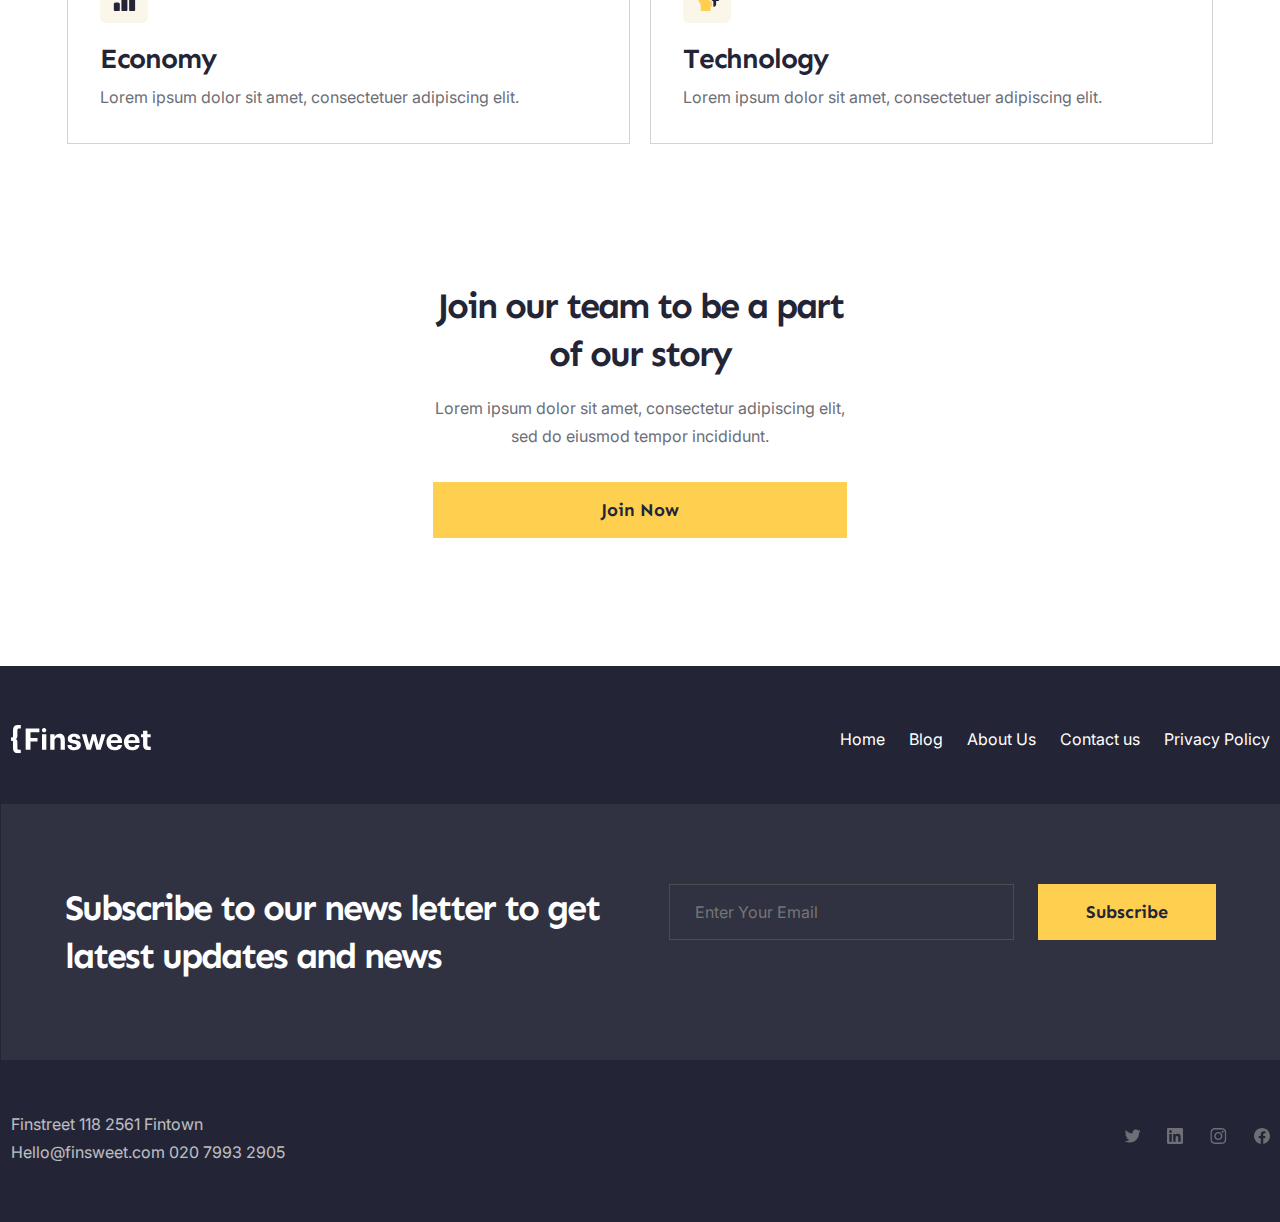
<file: blog.html>
<!DOCTYPE html>
<html lang="en" xmlns="http://www.w3.org/1999/html" xmlns="http://www.w3.org/1999/html">

<head>
    <meta charset="UTF-8">
    <meta name="viewport" content="width=width-device, initial-scale=1.0">
    <title>Document</title>
    <link rel="stylesheet" href="css/style.css">
</head>

<body>
    <div class="wrapper">
        <header class="header">
            <div class="header__container _container">
                <div class="header__body">
                    <a href="#" class="header__logo">
                        <img src="./img/header/Logo.svg" alt="">
                    </a>
                    <div class="header__burger">
                        <span></span>
                    </div>

                    <nav class="header__menu">
                        <ul class="header__list">
                            <li><a href="./index.html" class="header__link">Home</a></li>
                            <li><a href="./blog.html" class="header__link">Blog</a></li>
                            <li><a href="./about.html" class="header__link">About Us</a></li>
                            <li><a href="./contact.html" class="header__link">Contact us</a></li>
                            <a href="#" class="header__btn">Subscribe</a>

                        </ul>

                    </nav>
                </div>
            </div>
        </header>
        <main class="main">
            <section class="choosing">
                <div class="choosing__container _container">
                    <div class="choosing__body">
                       
                        <div class="choosing__block">
                            <div class="choosing__up-text">
                                Featured Post
                            </div>
                            <div class="choosing__title">
                                Step-by-step guide to choosing great font pairs
                            </div>
                            <div class="choosing__name-date">
                                By <span>John Doe</span> l May 23, 2022
                            </div>
                            <div class="choosing__text">Duis aute irure dolor in reprehenderit in voluptate velit esse
                                cillum dolore eu fugiat nulla pariatur. Excepteur sint occaecat cupidatat non proident.
                            </div>
                            <div class="choosing__btn btn">Read More ></div>
                        </div>
                        <div class="choosing__img">
                            <img src="./img/choosing/01.jpg" alt="">
                        </div>
                    </div>
                </div>
            </section>
            <section class="blog">
                <div class="blog__container _container">
                    <div class="blog__body">
                        <div class="blog__title title">All posts</div>
                        <div class="blog__column">
                            <div class="blog_block">
                                <div class="blog__img">
                                    <img src="./img/blog/04.jpg" alt="">
                                </div>
                                <div class="blog__all-text">
                                    <div class="blog__up-text"> Startup</div>
                                    <div class="blog__main-text">Design tips for designers that cover everything you need</div>
                                    <div class="blog__text">Duis aute irure dolor in reprehenderit in voluptate velit esse cillum dolore eu fugiat nulla pariatur. Excepteur sint occaecat cupidatat non proident.</div>
                                </div>
                                    
                            </div>
                            <div class="blog_block">
                                <div class="blog__img">
                                    <img src="./img/blog/02.jpg" alt="">
                                </div>
                                <div class="blog__all-text">
                                    <div class="blog__up-text"> BUSINESS</div>
                                    <div class="blog__main-text">How to build rapport with your web design clients</div>
                                    <div class="blog__text">Duis aute irure dolor in reprehenderit in voluptate velit esse cillum dolore eu fugiat nulla pariatur. Excepteur sint occaecat cupidatat non proident.</div>
                                </div>
                                    
                            </div>
                            <div class="blog_block">
                                <div class="blog__img">
                                    <img src="./img/blog/03.jpg" alt="">
                                </div>
                                <div class="blog__all-text">
                                    <div class="blog__up-text"> Startup</div>
                                    <div class="blog__main-text">Logo design trends to avoid in 2022</div>
                                    <div class="blog__text">Duis aute irure dolor in reprehenderit in voluptate velit esse cillum dolore eu fugiat nulla pariatur. Excepteur sint occaecat cupidatat non proident.</div>
                                </div>
                                    
                            </div>
                            <div class="blog_block">
                                <div class="blog__img">
                                    <img src="./img/blog/01.jpg" alt="">
                                </div>
                                <div class="blog__all-text">
                                    <div class="blog__up-text"> TECHNOLOGY</div>
                                    <div class="blog__main-text">8 Figma design systems you can download for free today</div>
                                    <div class="blog__text">Duis aute irure dolor in reprehenderit in voluptate velit esse cillum dolore eu fugiat nulla pariatur. Excepteur sint occaecat cupidatat non proident.</div>
                                </div>
                                    
                            </div>
                            <div class="blog_block">
                                <div class="blog__img">
                                    <img src="./img/blog/05.jpg" alt="">
                                </div>
                                <div class="blog__all-text">
                                    <div class="blog__up-text"> ECONOMY</div>
                                    <div class="blog__main-text">Font sizes in UI design: The complete guide to follow</div>
                                    <div class="blog__text">Duis aute irure dolor in reprehenderit in voluptate velit esse cillum dolore eu fugiat nulla pariatur. Excepteur sint occaecat cupidatat non proident.</div>
                                </div>
                                    
                            </div>
                        </div>
                    </div>
                </div>
            </section>
            <section class="catagory">
                <div class="catagory__container _container">
                    <div class="catagory__body">
                        <div class="catagory__title title">
                            Choose A Catagory
                        </div>
                        <div class="catagory__column">
                            <div class="catagory__block">
                                <div class="catagory__icon">
                                    <img src="./img/catagory/01.svg" alt="">
                                </div>
                                <div class="catagory__up-text">
                                    Business
                                </div>
                                <div class="catagory__text">Lorem ipsum dolor sit amet, consectetuer adipiscing elit.
                                </div>
                            </div>
                            <div class="catagory__block">
                                <div class="catagory__icon">
                                    <img src="./img/catagory/04.svg" alt="">
                                </div>
                                <div class="catagory__up-text">
                                    Startup
                                </div>
                                <div class="catagory__text">Lorem ipsum dolor sit amet, consectetuer adipiscing elit.
                                </div>
                            </div>
                            <div class="catagory__block">
                                <div class="catagory__icon">
                                    <img src="./img/catagory/03.svg" alt="">
                                </div>
                                <div class="catagory__up-text">
                                    Economy
                                </div>
                                <div class="catagory__text">Lorem ipsum dolor sit amet, consectetuer adipiscing elit.
                                </div>
                            </div>
                            <div class="catagory__block">
                                <div class="catagory__icon">
                                    <img src="./img/catagory/04.svg" alt="">
                                </div>
                                <div class="catagory__up-text">
                                    Technology
                                </div>
                                <div class="catagory__text">Lorem ipsum dolor sit amet, consectetuer adipiscing elit.
                                </div>
                            </div>
                        </div>
                    </div>
                </div>
            </section>
            <section class="join">
                <div class="join__container _container">
                    <div class="join__body">
                        <div class="join__block">
                            <div class="join__title">Join our team to be a part of our story</div>
                            <div class="join__text">Lorem ipsum dolor sit amet, consectetur adipiscing elit, sed do
                                eiusmod tempor incididunt.</div>
                            <div class="join__btn btn">Join Now</div>
                        </div>
                    </div>
                </div>
            </section>
        </main>
        <footer class="footer">
            <div class="footer__container _container">
                <div class="footer__body">
                    <div class="footer__up-block">
                        <div class="footer__logo">
                            <img src="./img/header/Logo.svg" alt="">
                        </div>
                        <nav class="footer__menu">
                            <ul class="footer__list">
                                <li><a href="./index.html" class="footer__link">Home</a></li>
                                <li><a href="./blog.html" class="footer__link">Blog</a></li>
                                <li><a href="./about.html" class="footer__link">About Us</a></li>
                                <li><a href="./contact.html" class="footer__link">Contact us</a></li>
                                <li><a href="./private.html" class="footer__link">Privacy Policy</a></li>
                            </ul>
                        </nav>
                    </div>


                    <div class="footer__block">
                        <div class="footer__text">
                            Subscribe to our news letter to get latest updates and news
                        </div>
                        <input type="text" placeholder="Enter Your Email" class="footer__input">
                        <div class="footer__btn btn">Subscribe</div>
                    </div>
                    <div class="footer__down-block">
                        <div class="footer__down-text">Finstreet 118 2561 Fintown </br> Hello@finsweet.com 020 7993 2905
                        </div>
                        <div class="footer__logos">
                            <div class="footer__logo">
                                <img src="./img/footer/01.svg" alt="">
                            </div>
                            <div class="footer__logo">
                                <img src="./img/footer/02.svg" alt="">
                            </div>
                            <div class="footer__logo">
                                <img src="./img/footer/03.svg" alt="">
                            </div>
                            <div class="footer__logo">
                                <img src="./img/footer/04.svg" alt="">
                            </div>
                        </div>
                    </div>
                </div>
            </div>
        </footer>
    </div>
    <script src="https://code.jquery.com/jquery-3.5.1.slim.min.js"></script>
    <script src="./js/main.js"></script>
</body>

</html>
</file>
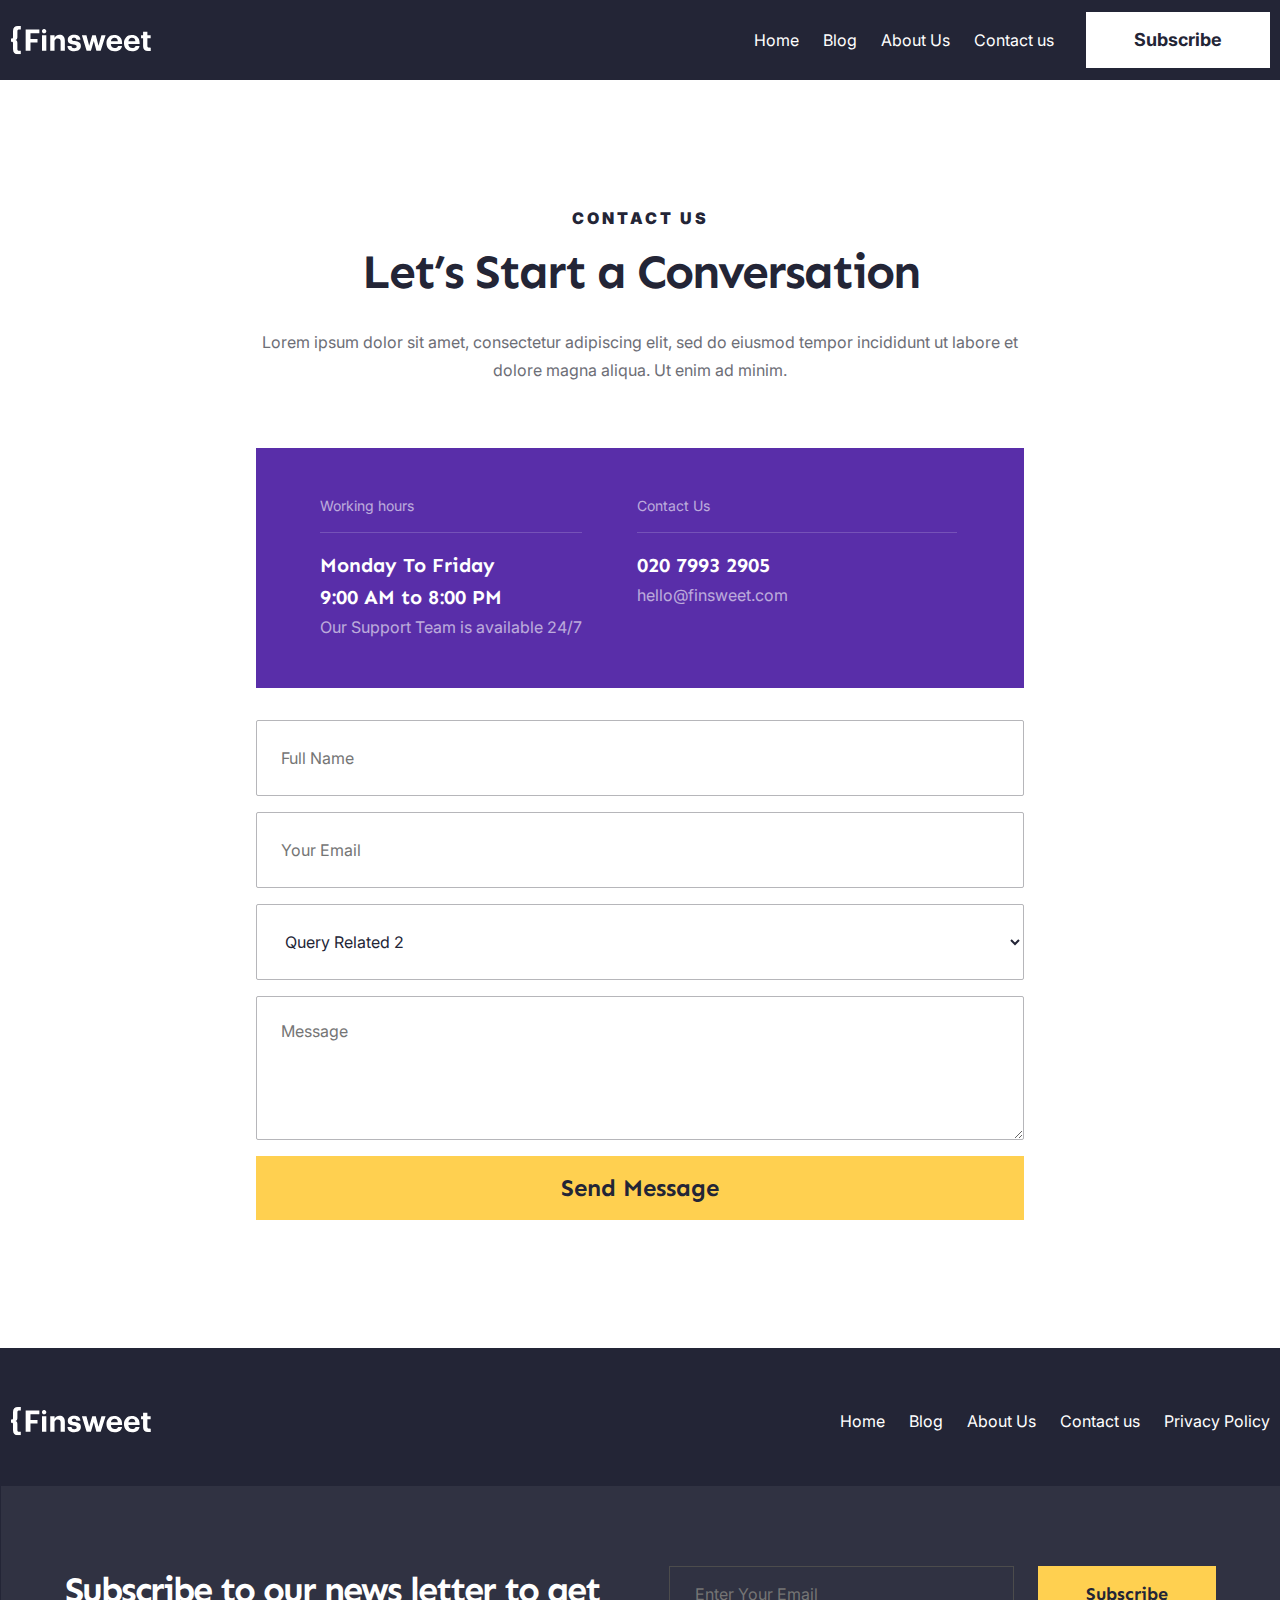
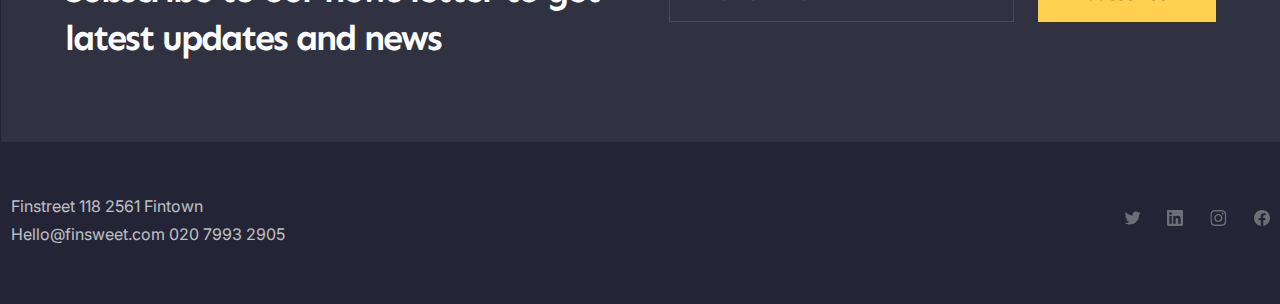
<file: contact.html>
<!DOCTYPE html>
<html lang="en" xmlns="http://www.w3.org/1999/html" xmlns="http://www.w3.org/1999/html">

<head>
    <meta charset="UTF-8">
    <meta name="viewport" content="width=width-device, initial-scale=1.0">
    <title>Document</title>
    <link rel="stylesheet" href="css/style.css">
</head>

<body>
    <div class="wrapper">
        <header class="header">
            <div class="header__container _container">
                <div class="header__body">
                    <a href="#" class="header__logo">
                        <img src="./img/header/Logo.svg" alt="">
                    </a>
                    <div class="header__burger">
                        <span></span>
                    </div>

                    <nav class="header__menu">
                        <ul class="header__list">
                            <li><a href="./index.html" class="header__link">Home</a></li>
                            <li><a href="./blog.html" class="header__link">Blog</a></li>
                            <li><a href="./about.html" class="header__link">About Us</a></li>
                            <li><a href="./contact.html" class="header__link">Contact us</a></li>
                            <a href="#" class="header__btn">Subscribe</a>

                        </ul>

                    </nav>
                </div>
            </div>
        </header>
        <main class="main">
            <section class="contact">
                <div class="contact__container _container">
                    <div class="contact__body">
                        <div class="contact__up-text">Contact us</div>
                        <div class="contact__title">Let’s Start a Conversation</div>
                        <div class="contact__text">Lorem ipsum dolor sit amet, consectetur adipiscing elit, sed do
                            eiusmod tempor incididunt ut labore et dolore magna aliqua. Ut enim ad minim.</div>
                        <div class="contact__block-text">
                            <div class="contact__date">
                                <div class="contact__up">Working hours</div>
                                <div class="contact__week">Monday To Friday</div>
                                <div class="contact__hours">9:00 AM to 8:00 PM </div>
                                <div class="contact__support">Our Support Team is available 24/7</div>
                            </div>
                            <div class="contact__us">
                                <div class="contact__up">Contact Us</div>
                                <div class="contact__number">020 7993 2905</div>
                                <div class="contact__email">hello@finsweet.com</div>
                            </div>
                        </div>
                        <div class="contact__block-main">
                            <input type="text" placeholder="Full Name" class="contact__input-name">
                            <input type="email" placeholder="Your Email" class="contact__input-email">
                            <select name="Query Related" id="" class="contact__select">
                                <option value="value1">Query Related 1</option>
                                <option value="value2" selected>Query Related 2</option>
                                <option value="value3">Query Related 3</option>
                            </select>

                            <textarea placeholder="Message" class="contact__input-massage"></textarea>
                            <a href="#" class="contact__btn">Send Message</a>
                        </div>
                    </div>
                </div>
            </section>
        </main>
        <footer class="footer">
            <div class="footer__container _container">
                <div class="footer__body">
                    <div class="footer__up-block">
                        <div class="footer__logo">
                            <img src="./img/header/Logo.svg" alt="">
                        </div>
                        <nav class="footer__menu">
                            <ul class="footer__list">
                                <li><a href="./index.html" class="footer__link">Home</a></li>
                                <li><a href="./blog.html" class="footer__link">Blog</a></li>
                                <li><a href="./about.html" class="footer__link">About Us</a></li>
                                <li><a href="./contact.html" class="footer__link">Contact us</a></li>
                                <li><a href="./private.html" class="footer__link">Privacy Policy</a></li>
                            </ul>
                        </nav>
                    </div>


                    <div class="footer__block">
                        <div class="footer__text">
                            Subscribe to our news letter to get latest updates and news
                        </div>
                        <input type="text" placeholder="Enter Your Email" class="footer__input">
                        <div class="footer__btn btn">Subscribe</div>
                    </div>
                    <div class="footer__down-block">
                        <div class="footer__down-text">Finstreet 118 2561 Fintown </br> Hello@finsweet.com 020 7993 2905
                        </div>
                        <div class="footer__logos">
                            <div class="footer__logo">
                                <img src="./img/footer/01.svg" alt="">
                            </div>
                            <div class="footer__logo">
                                <img src="./img/footer/02.svg" alt="">
                            </div>
                            <div class="footer__logo">
                                <img src="./img/footer/03.svg" alt="">
                            </div>
                            <div class="footer__logo">
                                <img src="./img/footer/04.svg" alt="">
                            </div>
                        </div>
                    </div>
                </div>
            </div>
        </footer>
    </div>
    <script src="https://code.jquery.com/jquery-3.5.1.slim.min.js"></script>
    <script src="./js/main.js"></script>
</body>

</html>
</file>
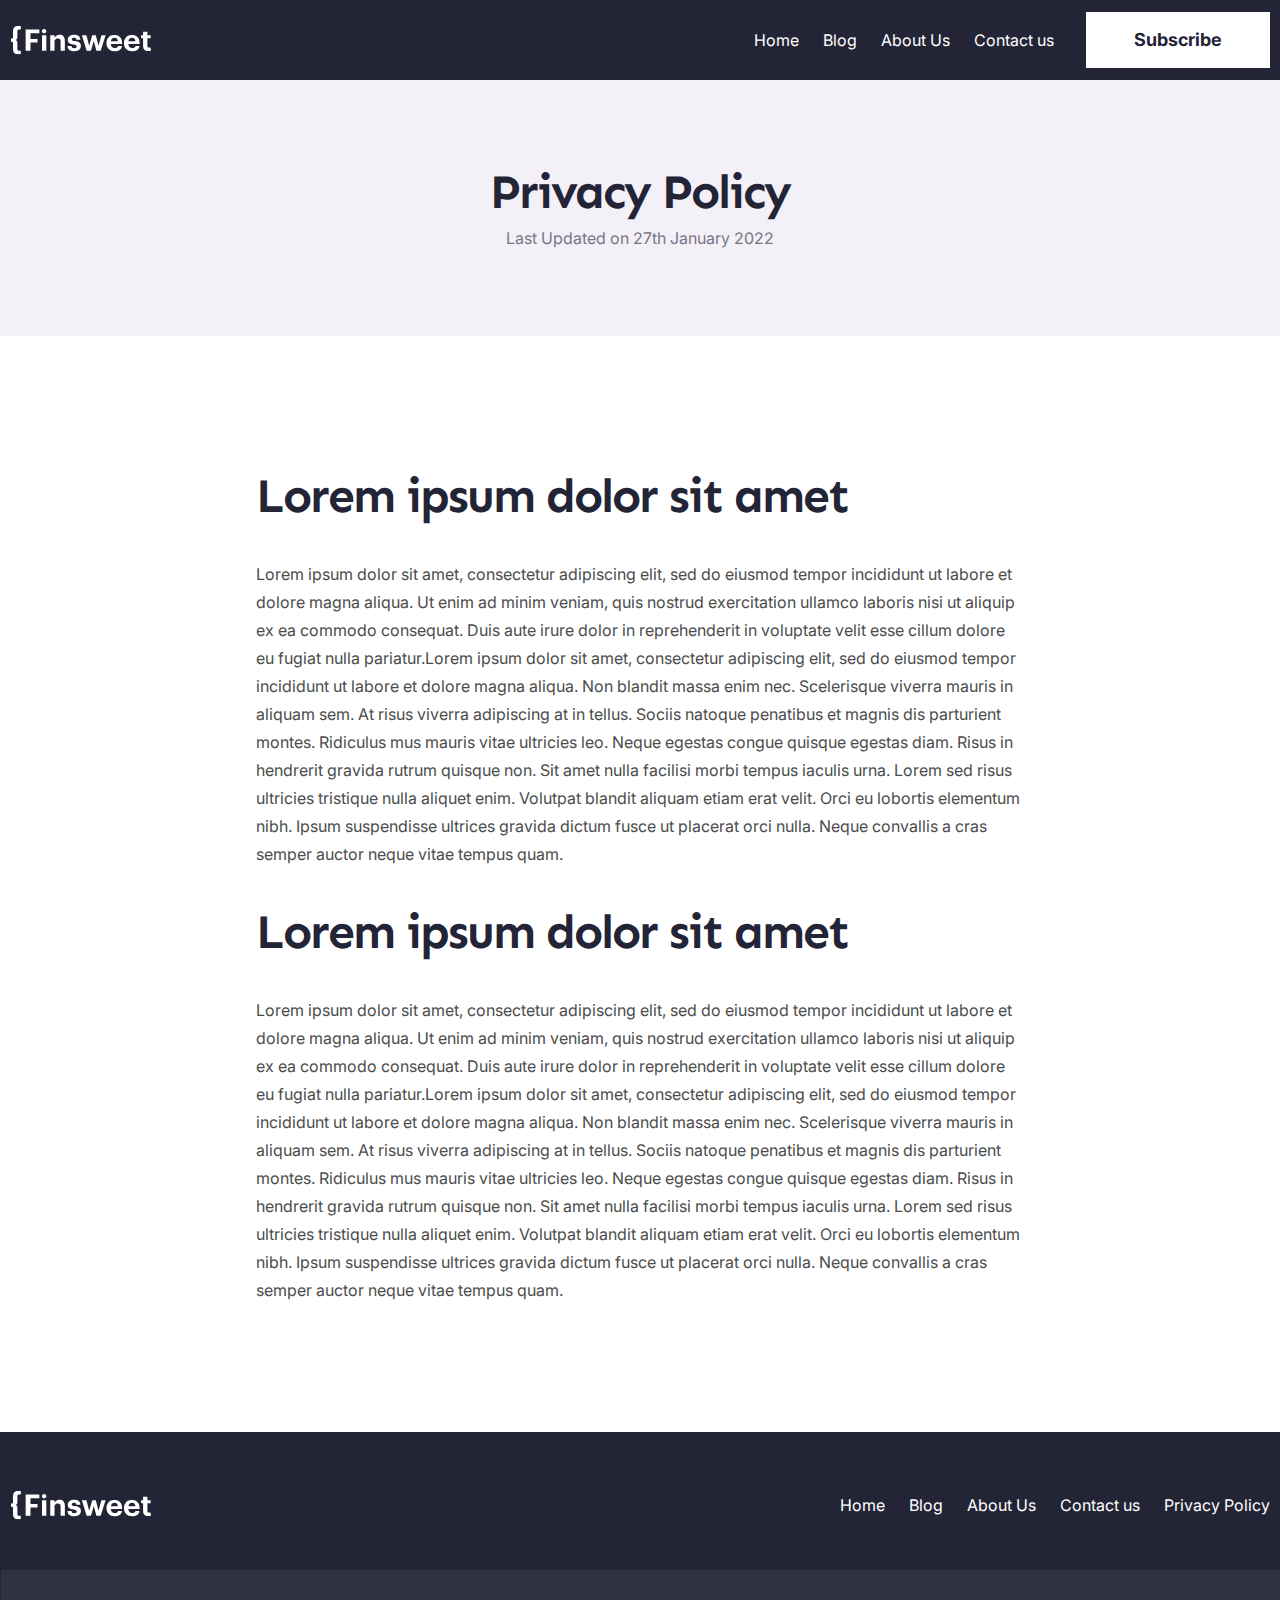
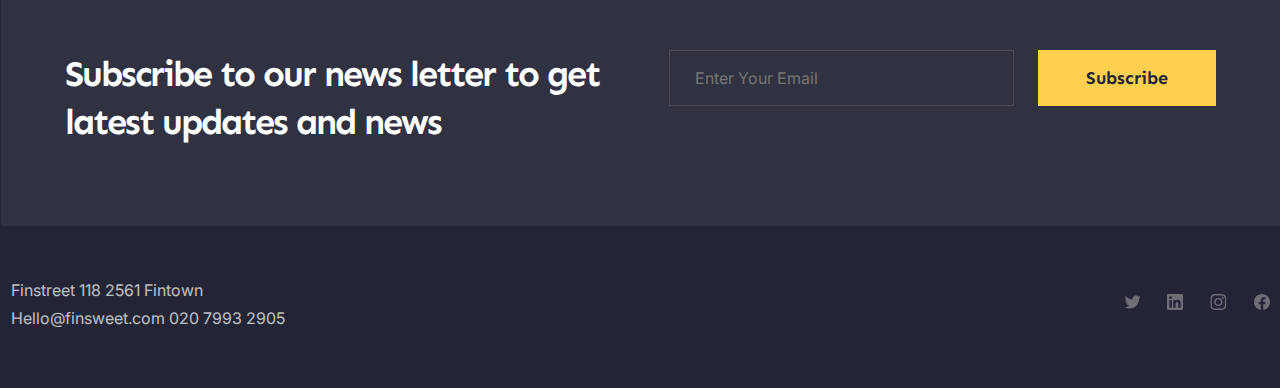
<file: private.html>
<!DOCTYPE html>
<html lang="en" xmlns="http://www.w3.org/1999/html" xmlns="http://www.w3.org/1999/html">

<head>
    <meta charset="UTF-8">
    <meta name="viewport" content="width=width-device, initial-scale=1.0">
    <title>Document</title>
    <link rel="stylesheet" href="css/style.css">
</head>

<body>
    <div class="wrapper">
        <header class="header">
            <div class="header__container _container">
                <div class="header__body">
                    <a href="#" class="header__logo">
                        <img src="./img/header/Logo.svg" alt="">
                    </a>
                    <div class="header__burger">
                        <span></span>
                    </div>

                    <nav class="header__menu">
                        <ul class="header__list">
                            <li><a href="./index.html" class="header__link">Home</a></li>
                            <li><a href="./blog.html" class="header__link">Blog</a></li>
                            <li><a href="./about.html" class="header__link">About Us</a></li>
                            <li><a href="./contact.html" class="header__link">Contact us</a></li>
                            <a href="#" class="header__btn">Subscribe</a>

                        </ul>

                    </nav>
                </div>
            </div>
        </header>
        <main class="main">
            <section class="private">
                <div class="private__container _container">
                    <div class="private__title">Privacy Policy</div>
                    <div class="private__text">Last Updated on 27th January 2022</div>
                </div>
            </section>
            <section class="block">
                <div class="block__container _container">
                    <div class="block__body">
                        <div class="block__column">
                            <div class="block__title">Lorem ipsum dolor sit amet</div>
                            <div class="block__text">Lorem ipsum dolor sit amet, consectetur adipiscing elit, sed do eiusmod
                                tempor incididunt ut labore et dolore magna aliqua. Ut enim ad minim veniam, quis nostrud
                                exercitation ullamco laboris nisi ut aliquip ex ea commodo consequat. Duis aute irure dolor
                                in reprehenderit in voluptate velit esse cillum dolore eu fugiat nulla pariatur.Lorem ipsum
                                dolor sit amet, consectetur adipiscing elit, sed do eiusmod tempor incididunt ut labore et
                                dolore magna aliqua. Non blandit massa enim nec. Scelerisque viverra mauris in aliquam sem.
                                At risus viverra adipiscing at in tellus. Sociis natoque penatibus et magnis dis parturient
                                montes. Ridiculus mus mauris vitae ultricies leo. Neque egestas congue quisque egestas diam.
                                Risus in hendrerit gravida rutrum quisque non. Sit amet nulla facilisi morbi tempus iaculis
                                urna. Lorem sed risus ultricies tristique nulla aliquet enim. Volutpat blandit aliquam etiam
                                erat velit. Orci eu lobortis elementum nibh. Ipsum suspendisse ultrices gravida dictum fusce
                                ut placerat orci nulla. Neque convallis a cras semper auctor neque vitae tempus quam.</div>
                        </div>
                        <div class="block__column">
                            <div class="block__title">Lorem ipsum dolor sit amet</div>
                            <div class="block__text">Lorem ipsum dolor sit amet, consectetur adipiscing elit, sed do eiusmod
                                tempor incididunt ut labore et dolore magna aliqua. Ut enim ad minim veniam, quis nostrud
                                exercitation ullamco laboris nisi ut aliquip ex ea commodo consequat. Duis aute irure dolor
                                in reprehenderit in voluptate velit esse cillum dolore eu fugiat nulla pariatur.Lorem ipsum
                                dolor sit amet, consectetur adipiscing elit, sed do eiusmod tempor incididunt ut labore et
                                dolore magna aliqua. Non blandit massa enim nec. Scelerisque viverra mauris in aliquam sem.
                                At risus viverra adipiscing at in tellus. Sociis natoque penatibus et magnis dis parturient
                                montes. Ridiculus mus mauris vitae ultricies leo. Neque egestas congue quisque egestas diam.
                                Risus in hendrerit gravida rutrum quisque non. Sit amet nulla facilisi morbi tempus iaculis
                                urna. Lorem sed risus ultricies tristique nulla aliquet enim. Volutpat blandit aliquam etiam
                                erat velit. Orci eu lobortis elementum nibh. Ipsum suspendisse ultrices gravida dictum fusce
                                ut placerat orci nulla. Neque convallis a cras semper auctor neque vitae tempus quam.</div>
                        </div>
                     
                    </div>
                </div>
            </section>
        </main>
        <footer class="footer">
            <div class="footer__container _container">
                <div class="footer__body">
                    <div class="footer__up-block">
                        <div class="footer__logo">
                            <img src="./img/header/Logo.svg" alt="">
                        </div>
                        <nav class="footer__menu">
                            <ul class="footer__list">
                                <li><a href="./index.html" class="footer__link">Home</a></li>
                                <li><a href="./blog.html" class="footer__link">Blog</a></li>
                                <li><a href="./about.html" class="footer__link">About Us</a></li>
                                <li><a href="./contact.html" class="footer__link">Contact us</a></li>
                                <li><a href="./private.html" class="footer__link">Privacy Policy</a></li>
                            </ul>
                        </nav>
                    </div>


                    <div class="footer__block">
                        <div class="footer__text">
                            Subscribe to our news letter to get latest updates and news
                        </div>
                        <input type="text" placeholder="Enter Your Email" class="footer__input">
                        <div class="footer__btn btn">Subscribe</div>
                    </div>
                    <div class="footer__down-block">
                        <div class="footer__down-text">Finstreet 118 2561 Fintown </br> Hello@finsweet.com 020 7993 2905
                        </div>
                        <div class="footer__logos">
                            <div class="footer__logo">
                                <img src="./img/footer/01.svg" alt="">
                            </div>
                            <div class="footer__logo">
                                <img src="./img/footer/02.svg" alt="">
                            </div>
                            <div class="footer__logo">
                                <img src="./img/footer/03.svg" alt="">
                            </div>
                            <div class="footer__logo">
                                <img src="./img/footer/04.svg" alt="">
                            </div>
                        </div>
                    </div>
                </div>
            </div>
        </footer>
    </div>
    <script src="https://code.jquery.com/jquery-3.5.1.slim.min.js"></script>
    <script src="./js/main.js"></script>
</body>

</html>
</file>
<file: css/style.css>
@import url("https://fonts.googleapis.com/css2?family=Inter:wght@400;500;600;900&display=swap");
@import url("https://fonts.googleapis.com/css2?family=Sen:wght@700&display=swap");
* {
  padding: 0px;
  margin: 0px;
  border: none;
}

*,
*::before,
*::after {
  box-sizing: border-box;
}

/* Links */
a, a:link, a:visited {
  /* color: inherit; */
  text-decoration: none;
  /* display: inline-block; */
}

a:hover {
  /* color: inherit; */
  text-decoration: none;
}

/* Common */
aside, nav, footer, header, section, main {
  display: block;
}

h1, h2, h3, h4, h5, h6, p {
  font-size: inherit;
  font-weight: inherit;
}

ul, li {
  list-style: none;
}

img {
  vertical-align: top;
}

img, svg {
  max-width: 100%;
  height: auto;
}

/* Form */
input, textarea, button, select {
  font-family: inherit;
  font-size: inherit;
  color: inherit;
  background-color: transparent;
}

input::-ms-clear {
  display: none;
}

button, input[type=submit] {
  display: inline-block;
  box-shadow: none;
  background-color: transparent;
  background: none;
  cursor: pointer;
}

input:focus, input:active,
button:focus, button:active {
  outline: none;
}

button::-moz-focus-inner {
  padding: 0;
  border: 0;
}

label {
  cursor: pointer;
}

legend {
  display: block;
}

.header {
  position: fixed;
  width: 100%;
  top: 0;
  left: 0;
  z-index: 500;
}
.header__body {
  position: relative;
  display: flex;
  align-items: center;
  justify-content: space-between;
  height: 80px;
}
.header__logo {
  position: relative;
  z-index: 3;
  margin: 0 0 0 10px;
}
.header__burger {
  display: none;
}
.header__link {
  font-weight: 400;
  font-size: 16px;
  line-height: 28px;
  color: #FFFFFF;
}
.header__link:hover {
  color: #b8b8b8;
}
.header__list {
  align-items: center;
  display: flex;
  position: relative;
  z-index: 3;
}
.header__list li {
  margin: 0 0 0 24px;
}
.header__btn {
  background: #FFFFFF;
  padding: 16px 48px;
  font-weight: 700;
  font-size: 18px;
  line-height: 24px;
  color: #232536;
  margin: 0 10px 0 32px;
}
@media (max-width: 770px) {
  .header__btn {
    display: none;
  }
}
.header__btn:hover {
  background-color: #fcd876;
}

.header::before {
  content: "";
  position: absolute;
  top: 0;
  left: 0;
  width: 100%;
  height: 100%;
  background-color: #232536;
  z-index: 2;
}

@media (max-width: 768px) {
  .header__body {
    height: 50px;
  }
  .header__btn {
    margin: 0;
  }
  .header__burger {
    margin: 0 10px 0 0;
    display: block;
    position: relative;
    width: 30px;
    height: 20px;
    position: relative;
    z-index: 3;
  }
  .header__burger.active span {
    transform: scale(0);
  }
  .header__burger.active::before {
    transform: rotate(45deg);
    top: 9px;
  }
  .header__burger.active::after {
    transform: rotate(-45deg);
    bottom: 9px;
  }
  .header__burger::before,
.header__burger::after {
    content: "";
    background-color: #fff;
    position: absolute;
    width: 100%;
    height: 2px;
    left: 0;
    transition: all 0.3s ease-in 0s;
  }
  .header__burger::before {
    top: 0;
  }
  .header__burger::after {
    bottom: 0;
  }
  .header__burger span {
    position: absolute;
    background-color: #fff;
    left: 0;
    width: 100%;
    height: 2px;
    top: 9px;
    transition: all 0.3s ease-in 0s;
  }
  .header__menu {
    position: fixed;
    top: -100%;
    left: 0;
    width: 100%;
    height: 100%;
    background-color: rgba(69, 75, 128, 0.5607843137);
    padding: 70px 0 0 0;
    transition: all 0.3s ease-in 0s;
  }
  .header__menu.active {
    top: 0;
  }
  .header__list {
    display: block;
    justify-content: center;
    text-align: center;
    align-items: center;
  }
  .header__list li {
    margin: 0 0 10px 0;
  }
}
.choosing {
  background: #F4F0F8;
}
.choosing__body {
  margin: 80px 10px 0 10px;
  padding: 80px 0px;
  display: flex;
  align-items: center;
}
@media (max-width: 1210px) {
  .choosing__body {
    flex-direction: column;
    text-align: center;
  }
}
@media (max-width: 774px) {
  .choosing__body {
    margin: 40px 10px 0 10px;
  }
}
@media (max-width: 768px) {
  .choosing__body {
    padding: 40px 0px;
  }
}
.choosing__img {
  align-items: center;
  width: 515px;
  height: 359px;
}
@media (max-width: 768px) {
  .choosing__img {
    width: 415px;
    height: 259px;
  }
}
@media (max-width: 425px) {
  .choosing__img {
    width: 315px;
    height: 259px;
  }
}
.choosing__block {
  align-items: center;
  width: 624px;
  height: 332px;
  margin: 0 141px 0 0;
}
@media (max-width: 1210px) {
  .choosing__block {
    text-align: center;
    align-items: center;
    justify-content: center;
    margin: 0 0 30px 0;
  }
}
@media (max-width: 768px) {
  .choosing__block {
    width: 424px;
    height: 232px;
    margin: 0 0 150px 0;
  }
}
@media (max-width: 425px) {
  .choosing__block {
    width: 324px;
    height: 132px;
    margin: 0 0 350px 0;
  }
}
.choosing__up-text {
  font-weight: 500;
  font-size: 16px;
  line-height: 20px;
  letter-spacing: 3px;
  text-transform: uppercase;
  color: #232536;
}
.choosing__title {
  margin: 16px 0 20px 0;
  font-family: "Sen", sans-serif;
  font-weight: 700;
  font-size: 36px;
  line-height: 48px;
  letter-spacing: -2px;
  color: #232536;
}
.choosing__name-date {
  font-weight: 500;
  font-size: 14px;
  line-height: 20px;
  color: #4C4C4C;
}
.choosing__name-date span {
  color: #592EA9;
}
.choosing__text {
  margin: 16px 0 34px 0;
  font-weight: 400;
  font-size: 16px;
  line-height: 28px;
  color: #6D6E76;
}
.choosing__btn {
  width: 204px;
  height: 56px;
  background: #FFD050;
}
@media (max-width: 1210px) {
  .choosing__btn {
    margin: 0 0 0 200px;
  }
}
@media (max-width: 768px) {
  .choosing__btn {
    margin: 0 0 0 120px;
  }
}
@media (max-width: 425px) {
  .choosing__btn {
    margin: 0 0 0 60px;
  }
}

.blog_block {
  display: flex;
  align-items: center;
  margin: 0 10px 64px 10px;
}
@media (max-width: 884px) {
  .blog_block {
    flex-direction: column-reverse;
  }
}
@media (max-width: 582px) {
  .blog_block {
    margin: 0 10px 0px 10px;
  }
}
.blog__body {
  margin: 64px 0;
}
.blog__title {
  margin: 0 0 96px 0;
  padding-bottom: 32px;
  border-bottom: 1px solid rgba(109, 110, 118, 0.2941176471);
}
@media (max-width: 884px) {
  .blog__title {
    text-align: center;
    margin: 0 0 56px 0;
  }
}
.blog__column {
  align-items: center;
  flex-direction: column;
}
.blog__all-text {
  width: 624px;
  height: 208px;
  margin: 0 0 0 32px;
}
@media (max-width: 884px) {
  .blog__all-text {
    width: 524px;
  }
}
@media (max-width: 582px) {
  .blog__all-text {
    width: 400px;
    margin: 20px 0 52px 0px;
  }
}
@media (max-width: 429px) {
  .blog__all-text {
    width: 400px;
    margin: 20px 0 12px 0px;
  }
}
@media (max-width: 415px) {
  .blog__all-text {
    width: 350px;
    margin: 20px 0 12px 0px;
  }
}
@media (max-width: 320px) {
  .blog__all-text {
    width: 300px;
    margin: 20px 0 12px 0px;
  }
}
.blog__up-text {
  font-weight: 600;
  font-size: 16px;
  line-height: 20px;
  letter-spacing: 3px;
  text-transform: uppercase;
  color: #592EA9;
}
@media (max-width: 429px) {
  .blog__up-text {
    font-size: 12px;
  }
}
.blog__main-text {
  font-family: "Sen", sans-serif;
  font-weight: 700;
  font-size: 36px;
  line-height: 48px;
  letter-spacing: -2px;
  color: #232536;
}
@media (max-width: 429px) {
  .blog__main-text {
    font-size: 26px;
  }
}
.blog__text {
  font-weight: 400;
  font-size: 16px;
  line-height: 28px;
  color: #6D6E76;
}
@media (max-width: 429px) {
  .blog__text {
    font-size: 12px;
  }
}
.about {
  margin: 400px 0 0 0;
}
.about__up-block {
  display: flex;
  align-items: center;
}
.about__main-text {
  position: absolute;
  top: 100px;
  left: 400px;
  width: 624px;
  height: 356px;
  padding: 64px;
  background-color: #fff;
}
@media (max-width: 1775px) {
  .about__main-text {
    width: 424px;
    height: 300px;
  }
}
@media (max-width: 1600px) {
  .about__main-text {
    text-align: center;
    top: 35%;
    left: 50%;
    transform: translate(-50%, -50%);
  }
}
@media (max-width: 539px) {
  .about__main-text {
    width: 324px;
    height: 300px;
    top: 35%;
    left: 50%;
  }
}
.about__up-text {
  font-weight: 500;
  font-size: 16px;
  line-height: 20px;
  letter-spacing: 3px;
  text-transform: uppercase;
  color: #232536;
  margin: 0 0 16px 0;
}
@media (max-width: 1775px) {
  .about__up-text {
    font-size: 15px;
  }
}
@media (max-width: 539px) {
  .about__up-text {
    font-size: 10px;
  }
}
.about__title {
  font-family: "Sen", sans-serif;
  font-weight: 700;
  font-size: 48px;
  line-height: 64px;
  letter-spacing: -2px;
  color: #232536;
}
@media (max-width: 1775px) {
  .about__title {
    font-size: 28px;
  }
}
@media (max-width: 539px) {
  .about__title {
    font-size: 18px;
  }
}
.about__text {
  position: absolute;
  top: 230px;
  right: 350px;
  width: 477px;
  height: 112px;
  font-style: normal;
  font-weight: 400;
  font-size: 16px;
  line-height: 28px;
  margin: 0 0 0 32px;
  color: #4C4C4C;
}
@media (max-width: 1600px) {
  .about__text {
    display: none;
  }
}
.about__main-block {
  display: flex;
}
.about__activity {
  position: absolute;
  align-items: center;
  text-align: center;
  width: 630px;
  height: 156px;
  bottom: 103px;
  left: 400px;
  background: #FFD050;
  display: flex;
  padding: 32px 48px;
}
@media (max-width: 1775px) {
  .about__activity {
    top: 100%;
    left: 50%;
    transform: translate(-50%, -50%);
  }
}
@media (max-width: 1600px) {
  .about__activity {
    display: none;
  }
}
.about__text-block:not(:last-child) {
  margin: 0 88px 0 0;
}
@media (max-width: 703px) {
  .about__text-block:not(:last-child) {
    margin: 0 18px 0 0;
  }
}
@media (max-width: 539px) {
  .about__text-block:not(:last-child) {
    margin: 0 8px 0 0;
  }
}
.about__number {
  font-family: "Sen", sans-serif;
  font-weight: 700;
  font-size: 56px;
  line-height: 64px;
  letter-spacing: -2px;
  color: #232536;
}
@media (max-width: 1600px) {
  .about__number {
    font-size: 36px;
  }
}
@media (max-width: 703px) {
  .about__number {
    line-height: 44px;
    font-size: 26px;
  }
}
@media (max-width: 539px) {
  .about__number {
    font-size: 16px;
    line-height: 34px;
  }
}
.about__activity-text {
  font-weight: 400;
  font-size: 11px;
  line-height: 28px;
  color: #232536;
}
@media (max-width: 1600px) {
  .about__activity-text {
    font-size: 11px;
    line-height: 18px;
  }
}
@media (max-width: 539px) {
  .about__activity-text {
    font-size: 9px;
  }
}

.our__body {
  background: #F4F0F8;
  padding: 128px 108px 64px 108px;
  display: flex;
}
@media (max-width: 1100px) {
  .our__body {
    flex-direction: column;
  }
}
@media (max-width: 800px) {
  .our__body {
    padding: 60px;
  }
}
@media (max-width: 600px) {
  .our__body {
    padding: 30px;
  }
}
.our__mision-vision:not(:last-child) {
  margin: 0 32px 0 0;
}
@media (max-width: 1100px) {
  .our__mision-vision:not(:last-child) {
    margin: 0 0 40px 0;
  }
}
.our__up-text {
  font-weight: 600;
  font-size: 16px;
  line-height: 20px;
  letter-spacing: 3px;
  text-transform: uppercase;
  color: #232536;
}
@media (max-width: 620px) {
  .our__up-text {
    font-size: 14px;
  }
}
.our__title {
  margin: 24px 0 16px 0;
  font-family: "Sen", sans-serif;
  font-weight: 700;
  font-size: 28px;
  line-height: 40px;
  letter-spacing: -1px;
  color: #232536;
}
@media (max-width: 620px) {
  .our__title {
    font-size: 20px;
  }
}
.our__text {
  font-weight: 400;
  font-size: 16px;
  line-height: 28px;
  color: #6D6E76;
}
@media (max-width: 620px) {
  .our__text {
    font-size: 14px;
  }
}

.team {
  margin: 128px 0 90px 0;
}
.team__block {
  display: flex;
  justify-content: space-between;
  align-items: center;
  margin-bottom: 124px;
}
@media (max-width: 1307px) {
  .team__block {
    flex-direction: column;
    margin: 0 0 20px 0;
  }
}
.team__main-text {
  width: 519px;
}
@media (max-width: 880px) {
  .team__main-text {
    width: 419px;
  }
}
@media (max-width: 425px) {
  .team__main-text {
    width: 319px;
  }
}
@media (max-width: 425px) {
  .team__img {
    width: 319px;
  }
}
.team__title {
  font-family: "Sen", sans-serif;
  font-weight: 700;
  font-size: 36px;
  line-height: 48px;
  letter-spacing: -2px;
  color: #232536;
}
.team__down-text {
  font-family: "Sen", sans-serif;
  margin: 16px 0;
  font-weight: 700;
  font-size: 24px;
  line-height: 32px;
  color: #232536;
}
.team__text {
  font-weight: 400;
  font-size: 16px;
  line-height: 28px;
  color: #232536;
}

@media (max-width: 1307px) {
  .team__block:last-child {
    flex-direction: column-reverse;
  }
}

.contact {
  margin: 208px 0 0 0;
}
@media (max-width: 636px) {
  .contact {
    margin: 108px 0 0 0;
  }
}
.contact__body {
  width: 768px;
  align-items: center;
  justify-content: center;
  margin: 0 auto;
}
@media (max-width: 886px) {
  .contact__body {
    width: 600px;
  }
}
@media (max-width: 636px) {
  .contact__body {
    width: 500px;
  }
}
@media (max-width: 533px) {
  .contact__body {
    width: 400px;
  }
}
@media (max-width: 425px) {
  .contact__body {
    width: 300px;
  }
}
.contact__up-text {
  font-weight: 900;
  font-size: 16px;
  line-height: 20px;
  text-align: center;
  letter-spacing: 3px;
  text-transform: uppercase;
  color: #232536;
}
@media (max-width: 533px) {
  .contact__up-text {
    font-size: 14px;
  }
}
.contact__title {
  font-family: "Sen", sans-serif;
  margin: 12px 0 24px 0;
  font-weight: 700;
  font-size: 48px;
  line-height: 64px;
  text-align: center;
  letter-spacing: -2px;
  color: #232536;
}
@media (max-width: 533px) {
  .contact__title {
    font-size: 35px;
    line-height: 44px;
  }
}
.contact__text {
  font-weight: 400;
  font-size: 16px;
  line-height: 28px;
  text-align: center;
  color: #6D6E76;
  margin: 0 0 64px 0;
}
@media (max-width: 533px) {
  .contact__text {
    font-size: 14px;
    line-height: 18px;
  }
}
.contact__block-text {
  height: 240px;
  margin: 0 auto;
  display: flex;
  background: #592EA9;
  padding: 48px 64px;
  align-items: flex-start;
}
@media (max-width: 636px) {
  .contact__block-text {
    align-items: center;
    text-align: center;
    height: 340px;
    flex-direction: column;
  }
}
@media (max-width: 533px) {
  .contact__block-text {
    padding: 28px 34px;
    width: 400px;
  }
}
@media (max-width: 425px) {
  .contact__block-text {
    padding: 15px 14px;
    width: 300px;
  }
}
.contact__date {
  margin: 0 55px 0 0;
}
@media (max-width: 636px) {
  .contact__date {
    margin: 0 0 20px 0;
  }
}
.contact__up {
  font-weight: 400;
  font-size: 14px;
  line-height: 20px;
  color: #FFFFFF;
  opacity: 0.6;
  padding: 0 0 16px 0;
  border-bottom: 1px solid rgba(255, 255, 255, 0.2941176471);
}
.contact__week {
  font-family: "Sen", sans-serif;
  margin: 16px 0 0 0;
  font-weight: 700;
  font-size: 20px;
  line-height: 32px;
  color: #FFFFFF;
}
.contact__hours {
  font-family: "Sen", sans-serif;
  font-weight: 700;
  font-size: 20px;
  line-height: 32px;
  color: #FFFFFF;
}
.contact__support {
  font-weight: 400;
  font-size: 16px;
  line-height: 28px;
  color: #FFFFFF;
  opacity: 0.6;
}
.contact__us {
  width: 50%;
}
.contact__number {
  font-family: "Sen", sans-serif;
  margin-top: 16px;
  font-weight: 700;
  font-size: 20px;
  line-height: 32px;
  color: #FFFFFF;
}
.contact__email {
  font-weight: 400;
  font-size: 16px;
  line-height: 28px;
  color: #FFFFFF;
  opacity: 0.6;
}
.contact__block-main {
  margin: 32px 0 128px 0;
  display: flex;
  flex-direction: column;
  align-items: center;
  font-weight: 400;
  font-size: 16px;
  line-height: 28px;
  color: #232536;
}
.contact__input-name {
  padding: 24px;
  width: 768px;
  height: 76px;
  border: 1px solid rgba(109, 110, 118, 0.5);
  border-radius: 2px;
}
@media (max-width: 886px) {
  .contact__input-name {
    width: 600px;
  }
}
@media (max-width: 636px) {
  .contact__input-name {
    width: 500px;
  }
}
@media (max-width: 533px) {
  .contact__input-name {
    width: 400px;
  }
}
@media (max-width: 425px) {
  .contact__input-name {
    width: 300px;
  }
}
.contact__input-email {
  padding: 24px;
  width: 768px;
  height: 76px;
  border: 1px solid rgba(109, 110, 118, 0.5);
  border-radius: 2px;
  margin: 16px 0;
}
@media (max-width: 886px) {
  .contact__input-email {
    width: 600px;
  }
}
@media (max-width: 636px) {
  .contact__input-email {
    width: 500px;
  }
}
@media (max-width: 533px) {
  .contact__input-email {
    width: 400px;
  }
}
@media (max-width: 425px) {
  .contact__input-email {
    width: 300px;
  }
}
.contact__select {
  padding: 24px;
  width: 768px;
  height: 76px;
  border: 1px solid rgba(109, 110, 118, 0.5);
  border-radius: 2px;
}
@media (max-width: 886px) {
  .contact__select {
    width: 600px;
  }
}
@media (max-width: 636px) {
  .contact__select {
    width: 500px;
  }
}
@media (max-width: 533px) {
  .contact__select {
    width: 400px;
  }
}
@media (max-width: 425px) {
  .contact__select {
    width: 300px;
  }
}
.contact__input-massage {
  padding: 24px;
  width: 768px;
  height: 144px;
  border: 1px solid rgba(109, 110, 118, 0.5);
  border-radius: 2px;
  margin: 16px 0;
}
@media (max-width: 886px) {
  .contact__input-massage {
    width: 600px;
  }
}
@media (max-width: 636px) {
  .contact__input-massage {
    width: 500px;
  }
}
@media (max-width: 533px) {
  .contact__input-massage {
    width: 400px;
  }
}
@media (max-width: 425px) {
  .contact__input-massage {
    width: 300px;
  }
}
.contact__btn {
  font-family: "Sen", sans-serif;
  font-weight: 700;
  font-size: 24px;
  line-height: 32px;
  padding: 16px;
  color: #232536;
  width: 768px;
  height: 64px;
  align-items: center;
  text-align: center;
  background: #FFD050;
}
@media (max-width: 886px) {
  .contact__btn {
    width: 600px;
  }
}
@media (max-width: 636px) {
  .contact__btn {
    width: 500px;
  }
}
@media (max-width: 533px) {
  .contact__btn {
    width: 400px;
  }
}
@media (max-width: 425px) {
  .contact__btn {
    width: 300px;
  }
}
.contact__btn:hover {
  background-color: #fcd876;
}

.private {
  background: #F4F0F8;
  margin: 80px 0 128px 0;
  height: 256px;
  justify-content: center;
  align-items: center;
  padding: 80px 0;
}
@media (max-width: 600px) {
  .private {
    margin: 50px 0 60px 0;
  }
}
.private__title {
  font-family: "Sen", sans-serif;
  font-weight: 700;
  font-size: 48px;
  line-height: 64px;
  text-align: center;
  letter-spacing: -2px;
  color: #232536;
}
.private__text {
  font-weight: 400;
  font-size: 16px;
  line-height: 28px;
  text-align: center;
  color: #232536;
  opacity: 0.6;
}

.block__body {
  width: 768px;
  margin: 0 auto;
}
@media (max-width: 800px) {
  .block__body {
    width: 568px;
  }
}
@media (max-width: 600px) {
  .block__body {
    width: 468px;
  }
}
@media (max-width: 500px) {
  .block__body {
    width: 368px;
  }
}
@media (max-width: 400px) {
  .block__body {
    width: 268px;
  }
}
.block__column:last-child {
  margin: 0 0 128px 0;
}
@media (max-width: 600px) {
  .block__column:last-child {
    margin: 0 0 60px 0;
  }
}
.block__column:not(:last-child) {
  margin: 0 0 32px 0;
}
.block__title {
  font-family: "Sen", sans-serif;
  font-weight: 700;
  font-size: 48px;
  line-height: 64px;
  letter-spacing: -2px;
  color: #232536;
  margin: 0 0 32px 0;
}
@media (max-width: 500px) {
  .block__title {
    font-size: 38px;
    line-height: 44px;
  }
}
.block__text {
  font-weight: 400;
  font-size: 16px;
  line-height: 28px;
  color: #4C4C4C;
}

.footer {
  background: #232536;
}
.footer__body {
  padding: 59px 0 56px 0;
}
.footer__list {
  display: flex;
}
@media (max-width: 1084px) {
  .footer__list {
    margin: 40px 0px 0 0px;
  }
}
@media (max-width: 478px) {
  .footer__list {
    flex-wrap: wrap;
    align-items: center;
    justify-content: center;
    text-align: center;
  }
}
.footer__list li:not(:last-child) {
  margin: 0 24px 0 0;
}
.footer__link {
  font-weight: 400;
  font-size: 16px;
  line-height: 28px;
  color: #FFFFFF;
}
.footer__link:hover {
  color: #b8b8b8;
}
.footer__block {
  margin: 50px 0;
  background: rgba(255, 255, 255, 0.062745098);
  padding: 80px 64px;
  display: flex;
}
@media (max-width: 1084px) {
  .footer__block {
    flex-direction: column;
    align-items: center;
    text-align: center;
  }
}
@media (max-width: 628px) {
  .footer__block {
    padding: 50px 34px;
  }
}
.footer__up-block {
  margin: 0 10px;
  display: flex;
  justify-content: space-between;
}
@media (max-width: 1084px) {
  .footer__up-block {
    flex-direction: column;
    align-items: center;
    text-align: center;
  }
}
.footer__text {
  font-family: "Sen", sans-serif;
  font-weight: 700;
  font-size: 36px;
  line-height: 48px;
  letter-spacing: -2px;
  color: #FFFFFF;
}
@media (max-width: 628px) {
  .footer__text {
    font-size: 26px;
  }
}
.footer__input {
  margin: 0 24px 0 64px;
  padding: 14px 25px;
  font-weight: 400;
  font-size: 16px;
  line-height: 28px;
  border: 1px solid #4C4C4C;
  width: 550px;
  height: 56px;
  color: #6D6E76;
}
@media (max-width: 1084px) {
  .footer__input {
    margin: 20px;
  }
}
@media (max-width: 628px) {
  .footer__input {
    width: 350px;
  }
}
@media (max-width: 410px) {
  .footer__input {
    width: 250px;
  }
}
.footer__btn {
  align-items: center;
  text-align: center;
  height: 56px;
  background: #FFD050;
}
.footer__down-block {
  margin: 0 10px;
  display: flex;
  justify-content: space-between;
  align-items: center;
}
@media (max-width: 478px) {
  .footer__down-block {
    flex-direction: column;
    align-items: center;
    text-align: center;
    justify-content: center;
  }
}
.footer__down-text {
  font-weight: 400;
  font-size: 16px;
  line-height: 28px;
  color: #FFFFFF;
  opacity: 0.7;
}
.footer__logos {
  display: flex;
}
@media (max-width: 478px) {
  .footer__logos {
    margin: 10px 0 0 0;
  }
}
.footer__logo:not(:last-child) {
  margin: 0 26.67px 0 0;
}

body {
  font-family: "Inter", sans-serif;
}

._container {
  max-width: 1279px;
  margin: 0 auto;
  box-sizing: border-box;
}

.wrapper {
  min-height: 100%;
  overflow: hidden;
  display: flex;
  flex-direction: column;
}

.btn {
  font-family: "Sen", sans-serif;
  padding: 16px 48px;
  font-weight: 700;
  font-size: 18px;
  line-height: 24px;
  color: #232536;
}

.btn:hover {
  background-color: #fcd876;
}

.title {
  font-weight: 700;
  font-size: 36px;
  line-height: 48px;
  letter-spacing: -2px;
  color: #232536;
}

._ibg {
  position: relative;
}
._ibg img {
  position: absolute;
  width: 100%;
  height: 100%;
  top: 0;
  left: 0;
  -o-object-fit: cover;
     object-fit: cover;
}

.main-block {
  position: relative;
}
.main-block__image {
  position: absolute;
  width: 100%;
  height: 100%;
  top: 0;
  left: 0;
  margin: 80px 0 0 0;
}
@media (max-width: 768px) {
  .main-block__image {
    -o-object-position: right;
       object-position: right;
    width: 768px;
    margin: 50px 0 0 0;
  }
}
.main-block__up-title {
  font-weight: 500;
  font-size: 16px;
  line-height: 20px;
  letter-spacing: 3px;
  text-transform: uppercase;
  color: #FFFFFF;
}
.main-block__up-title span {
  font-weight: 900;
}
.main-block__body {
  margin: 0 10px 0 10px;
  max-width: 803px;
  padding: 208px 0 128px 0;
  position: relative;
  z-index: 2;
}
@media (max-width: 768px) {
  .main-block__body {
    padding: 108px 0 91px 0;
  }
}
.main-block__name-date {
  font-weight: 400;
  font-size: 16px;
  line-height: 28px;
  color: #FFFFFF;
}
.main-block__name-date span {
  color: #FFD050;
}
.main-block__button {
  background: #FFD050;
}
.main-block__title {
  margin: 24px 0;
  font-family: "Sen", sans-serif;
  font-weight: 700;
  font-size: 56px;
  line-height: 64px;
  letter-spacing: -2px;
  color: #FFFFFF;
}
@media (max-width: 768px) {
  .main-block__title {
    font-size: 36px;
  }
}
.main-block__text {
  font-weight: 400;
  font-size: 16px;
  line-height: 28px;
  color: #FFFFFF;
  margin: 16px 0 48px 0;
}

.posts__body {
  margin: 228px 10px 128px 10px;
  display: flex;
}
@media (max-width: 1279px) {
  .posts__body {
    margin: 128px 10px 128px 10px;
    justify-content: center;
    align-items: center;
    flex-wrap: wrap;
  }
}
.featured__img {
  max-width: 669px;
}
.featured__title {
  margin: 0 10px 32px 0;
}
@media (max-width: 768px) {
  .featured__title {
    align-items: center;
    justify-content: center;
    text-align: center;
  }
}
.featured__block {
  padding: 32px;
  width: 733px;
  height: 724px;
}
@media (max-width: 768px) {
  .featured__block {
    width: 533px;
    height: auto;
  }
}
@media (max-width: 568px) {
  .featured__block {
    width: 333px;
  }
}
@media (max-width: 375px) {
  .featured__block {
    width: 300px;
  }
}
.featured__column {
  border: 1px solid rgba(109, 110, 118, 0.1);
}
.featured__name-date {
  font-weight: 500;
  font-size: 14px;
  line-height: 20px;
  color: #4C4C4C;
  margin: 32px 0 16px 0;
}
.featured__name-date span {
  color: #592EA9;
}
.featured__up-text {
  font-family: "Sen", sans-serif;
  font-weight: 700;
  font-size: 28px;
  line-height: 40px;
  letter-spacing: -1px;
  color: #232536;
}
@media (max-width: 768px) {
  .featured__up-text {
    font-size: 20px;
  }
}
.featured__text {
  font-weight: 400;
  font-size: 16px;
  line-height: 28px;
  color: #6D6E76;
  margin: 16px 0 48px 0;
}
.featured__btn {
  background: #FFD050;
}

.all__title {
  margin: 0 290px 32px 32px;
}
@media (max-width: 1279px) {
  .all__title {
    margin: 0;
  }
}
.all__text-block {
  display: flex;
}
@media (max-width: 1279px) {
  .all__text-block {
    margin: 10px 0 0 0;
    flex-direction: column;
    align-items: center;
  }
}
.all__comlumn {
  margin: 0 0 0 32px;
  display: flex;
  flex-direction: column;
}
@media (max-width: 568px) {
  .all__comlumn {
    margin: 0;
  }
}
.all__block {
  width: 517px;
  height: 181px;
  padding: 32px;
}
@media (max-width: 568px) {
  .all__block {
    width: 333px;
  }
}
@media (max-width: 375px) {
  .all__block {
    width: 300px;
  }
}
.all__block:hover {
  background: #FBF6EA;
}
.all__date-name {
  font-weight: 500;
  font-size: 14px;
  line-height: 20px;
  color: #4C4C4C;
}
.all__date-name span {
  color: #592EA9;
}
.all__text {
  font-family: "Sen", sans-serif;
  margin: 8px 0 0 0;
  font-weight: 700;
  font-size: 24px;
  line-height: 32px;
  color: #232536;
}
@media (max-width: 568px) {
  .all__text {
    font-size: 19px;
  }
}
@media (max-width: 375px) {
  .all__text {
    font-size: 15px;
  }
}

.catagory {
  margin: 128px 0;
}
@media (max-width: 802px) {
  .catagory {
    margin: 60px 0;
  }
}
.catagory__title {
  text-align: center;
  margin: 0 0 48px 0;
}
.catagory__column {
  display: flex;
}
@media (max-width: 1302px) {
  .catagory__column {
    flex-wrap: wrap;
    align-items: center;
    justify-content: center;
  }
}
.catagory__block {
  flex: 0 1 25%;
  margin: 10px 10px;
  padding: 32px;
  border: 1px solid rgba(109, 110, 118, 0.3);
  transition: all 0.3s ease-in 0s;
}
@media (max-width: 1302px) {
  .catagory__block {
    flex: 0 1 44%;
  }
}
@media (max-width: 648px) {
  .catagory__block {
    flex: 0 1 100%;
  }
}
.catagory__block:hover {
  background: #FFD050;
}
.catagory__icon {
  width: 48px;
  height: 48px;
  background: #FBF6EA;
  border-radius: 6px;
}
.catagory__up-text {
  margin: 16px 0 4px 0;
  font-family: "Sen", sans-serif;
  font-weight: 700;
  font-size: 28px;
  line-height: 40px;
  letter-spacing: -1px;
  color: #232536;
}
.catagory__text {
  font-weight: 400;
  font-size: 16px;
  line-height: 28px;
  color: #6D6E76;
}

.started {
  position: relative;
  margin: 128px 0;
}
.started__body {
  display: flex;
}
@media (max-width: 1664px) {
  .started__body {
    align-items: center;
    justify-content: center;
    text-align: center;
  }
}
.started__block {
  position: absolute;
  padding: 80px;
  width: 706px;
  height: 590px;
  background: #FFFFFF;
  bottom: 0px;
  right: 300px;
}
@media (max-width: 1664px) {
  .started__block {
    top: 50%;
    left: 50%;
    transform: translate(-50%, -50%);
  }
}
@media (max-width: 860px) {
  .started__block {
    padding: 20px;
    width: 506px;
    height: 390px;
  }
}
@media (max-width: 768px) {
  .started__block {
    padding: 20px;
    width: 406px;
    height: 400px;
  }
}
@media (max-width: 566px) {
  .started__block {
    width: 306px;
    height: 300px;
  }
}
.started__up-title {
  font-weight: 600;
  font-size: 16px;
  line-height: 20px;
  letter-spacing: 3px;
  text-transform: uppercase;
  color: #232536;
}
@media (max-width: 860px) {
  .started__up-title {
    font-size: 10px;
  }
}
.started__title {
  font-weight: 700;
  font-size: 48px;
  line-height: 64px;
  font-family: "Sen", sans-serif;
  color: #232536;
  margin: 24px 0 16px 0;
}
@media (max-width: 860px) {
  .started__title {
    line-height: 34px;
    font-size: 30px;
    margin: 26px 0 26px 0;
  }
}
@media (max-width: 566px) {
  .started__title {
    line-height: 20px;
    font-size: 20px;
    margin: 10px 0 10px 0;
  }
}
.started__text {
  font-weight: 400;
  font-size: 16px;
  line-height: 28px;
  color: #6D6E76;
  margin: 0 0 42px 0;
}
@media (max-width: 860px) {
  .started__text {
    font-size: 12px;
  }
}
@media (max-width: 566px) {
  .started__text {
    margin: 0 0 22px 0;
  }
}
.started__btn {
  background: #FFD050;
}
@media (max-width: 566px) {
  .started__btn {
    font-size: 15px;
  }
}

.authors__body {
  margin: 96px 0;
}
.authors__title {
  align-items: center;
  text-align: center;
  margin: 0 0 43px 0;
}
.authors__column {
  display: flex;
}
@media (max-width: 1302px) {
  .authors__column {
    flex-wrap: wrap;
    align-items: center;
    justify-content: center;
  }
}
.authors__block {
  padding: 40px 28px;
  margin: 10px;
  flex: 0 1 25%;
  background: #F4F4F4;
  align-items: center;
  text-align: center;
  transition: all 0.3s ease-in 0s;
}
@media (max-width: 1302px) {
  .authors__block {
    flex: 0 1 44%;
  }
}
@media (max-width: 648px) {
  .authors__block {
    flex: 0 1 100%;
  }
}
.authors__block:hover {
  background: #FBF6EA;
}
.authors__name {
  font-family: "Sen", sans-serif;
  font-weight: 700;
  font-size: 28px;
  line-height: 40px;
  letter-spacing: -1px;
  color: #232536;
  margin: 20px 0 0 0;
}
.authors__text {
  margin: 0 0 20px 0;
  font-weight: 400;
  font-size: 14px;
  line-height: 20px;
  color: #6D6E76;
}
.authors__icons {
  display: flex;
  align-items: center;
  justify-content: center;
  text-align: center;
}
.authors__icon:not(:last-child) {
  margin: 0 16px 0 0;
}

.logo__body {
  display: flex;
  margin: 0 0 96px 0;
  align-items: center;
}
@media (max-width: 1302px) {
  .logo__body {
    flex-direction: column;
    text-align: center;
    justify-content: center;
  }
}
.logo__main {
  margin: 0 86px 0 10px;
}
@media (max-width: 1302px) {
  .logo__main {
    margin: 0 0 0 0;
  }
}
.logo__text-up {
  font-weight: 400;
  font-size: 14px;
  line-height: 20px;
  color: #6D6E76;
  opacity: 0.6;
}
.logo__text {
  font-family: "Sen", sans-serif;
  font-weight: 700;
  font-size: 24px;
  line-height: 32px;
  color: #6D6E76;
}
.logo__logos {
  display: flex;
}
@media (max-width: 1302px) {
  .logo__logos {
    margin: 10px 10px 0 10px;
    align-items: center;
    justify-content: center;
    text-align: center;
    flex-wrap: wrap;
  }
}
@media (max-width: 1002px) {
  .logo__logos {
    margin: 0 10px;
  }
}
.logo__logotip:not(:last-child) {
  margin: 0 74px 0 0;
}
@media (max-width: 1302px) {
  .logo__logotip:not(:last-child) {
    margin: 0 10px;
  }
}
@media (max-width: 1302px) {
  .logo__logotip {
    margin: 10px 0 0 0;
  }
}

.join {
  margin: 0 0 128px 0;
}
.join__block {
  margin: 0 auto;
  width: 414px;
}
@media (max-width: 478px) {
  .join__block {
    width: 300px;
  }
}
.join__body {
  justify-content: center;
  text-align: center;
  align-items: center;
}
.join__title {
  font-weight: 700;
  font-family: "Sen", sans-serif;
  font-size: 36px;
  line-height: 48px;
  letter-spacing: -2px;
  color: #232536;
}
.join__text {
  margin: 16px 0 32px 0;
  font-weight: 400;
  font-size: 16px;
  line-height: 28px;
  color: #6D6E76;
}
.join__btn {
  background: #FFD050;
}
</file>
